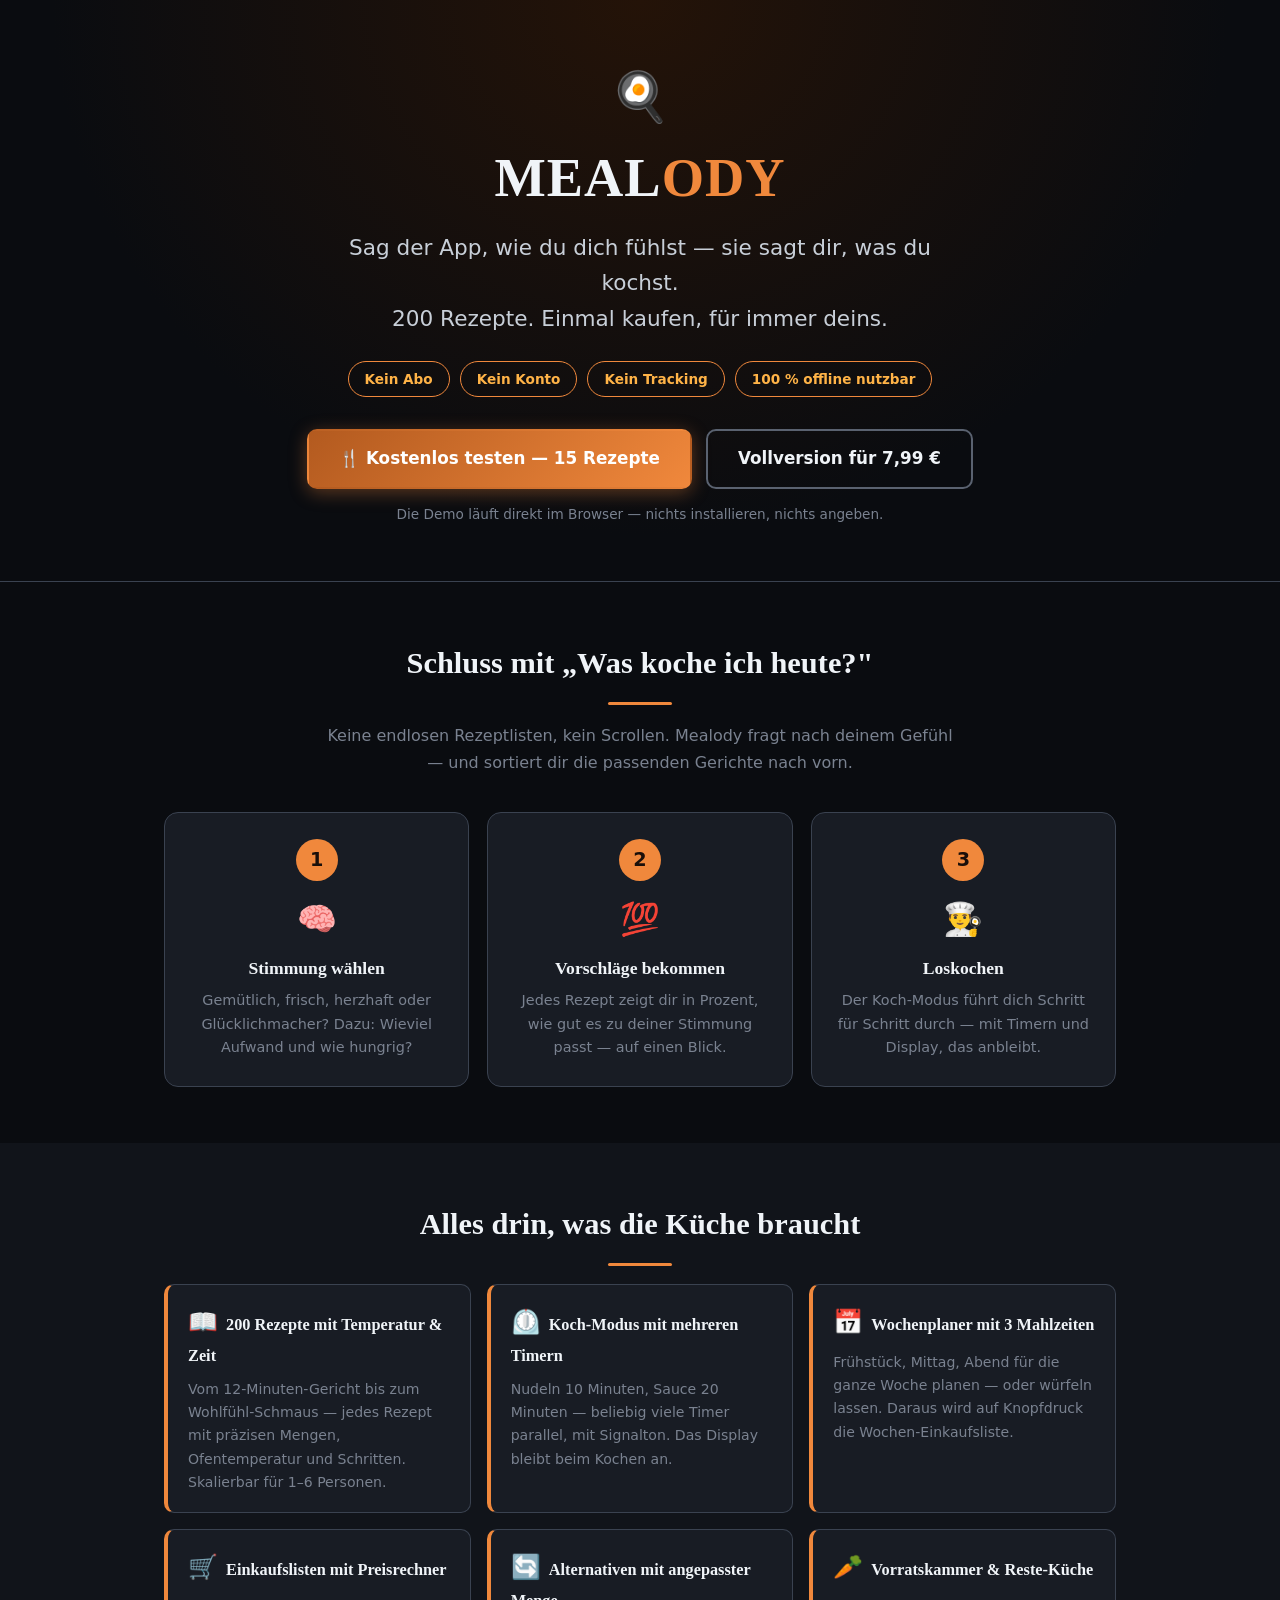
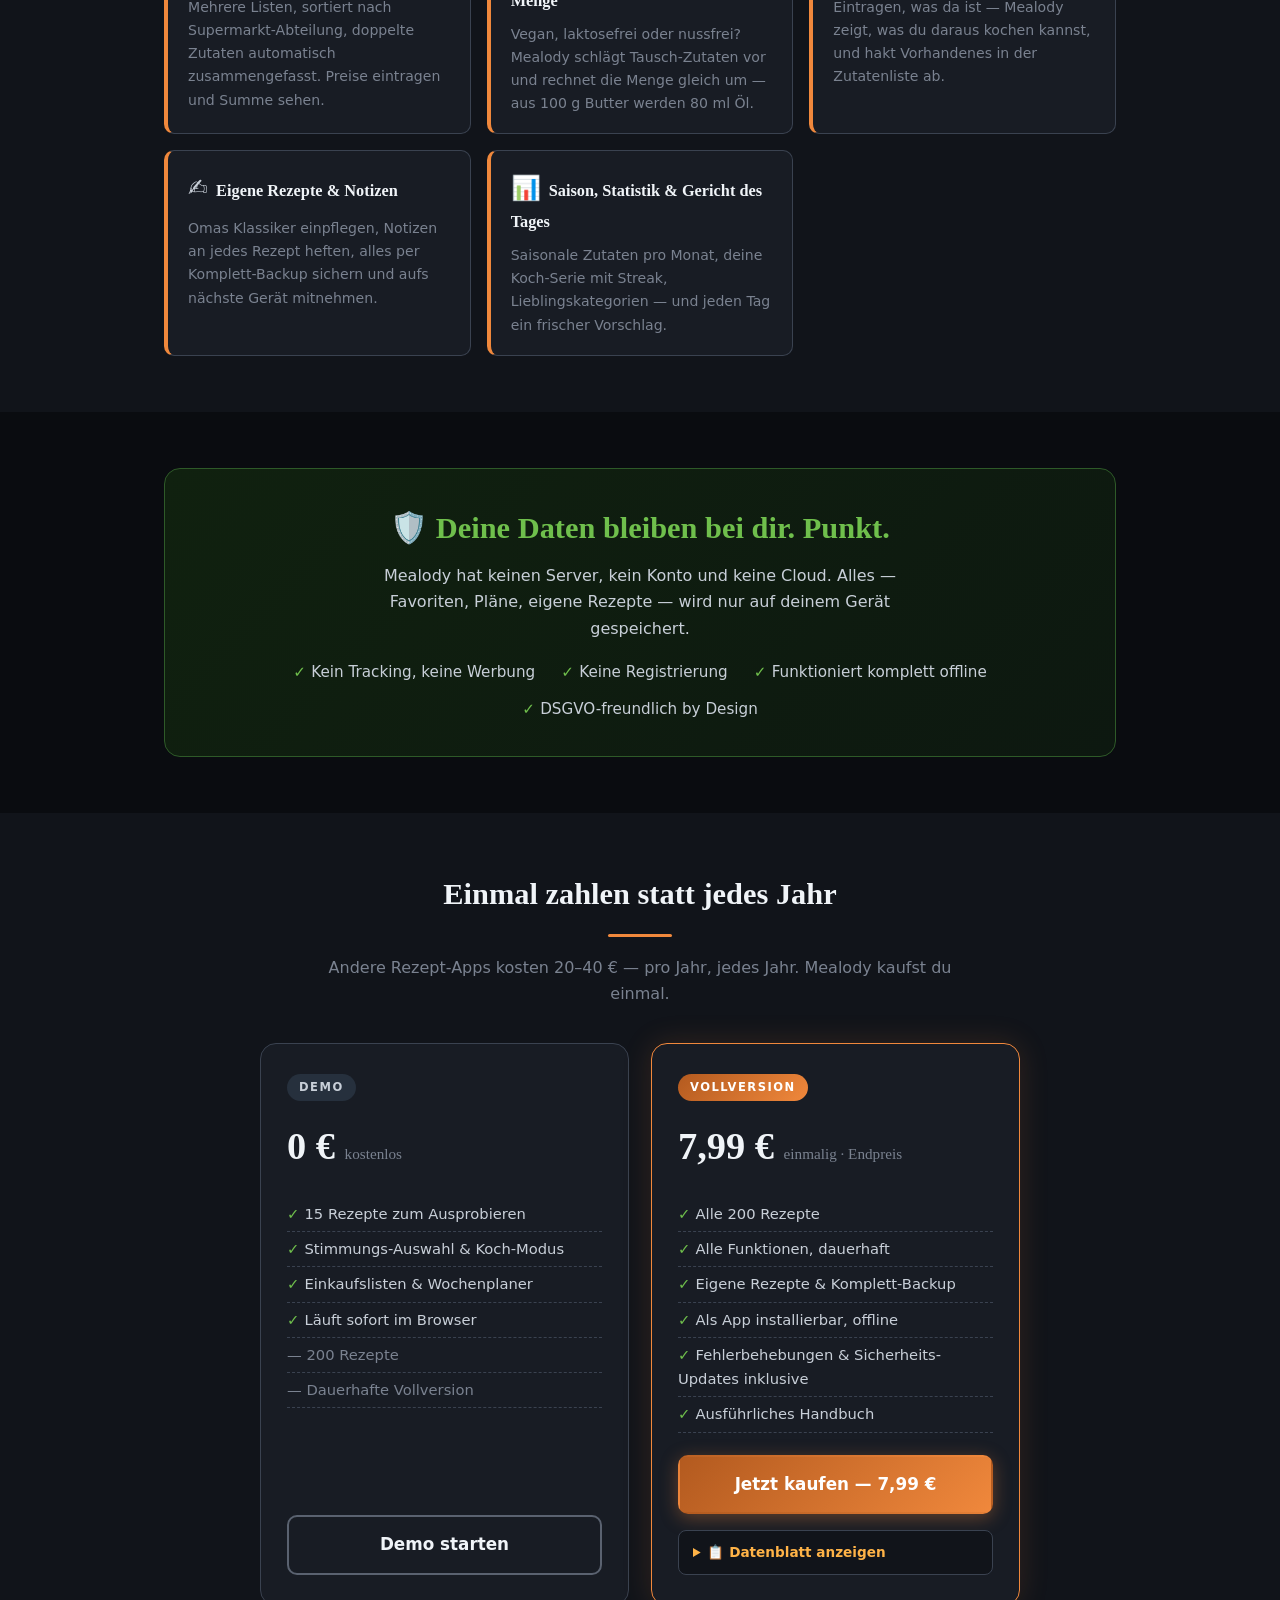
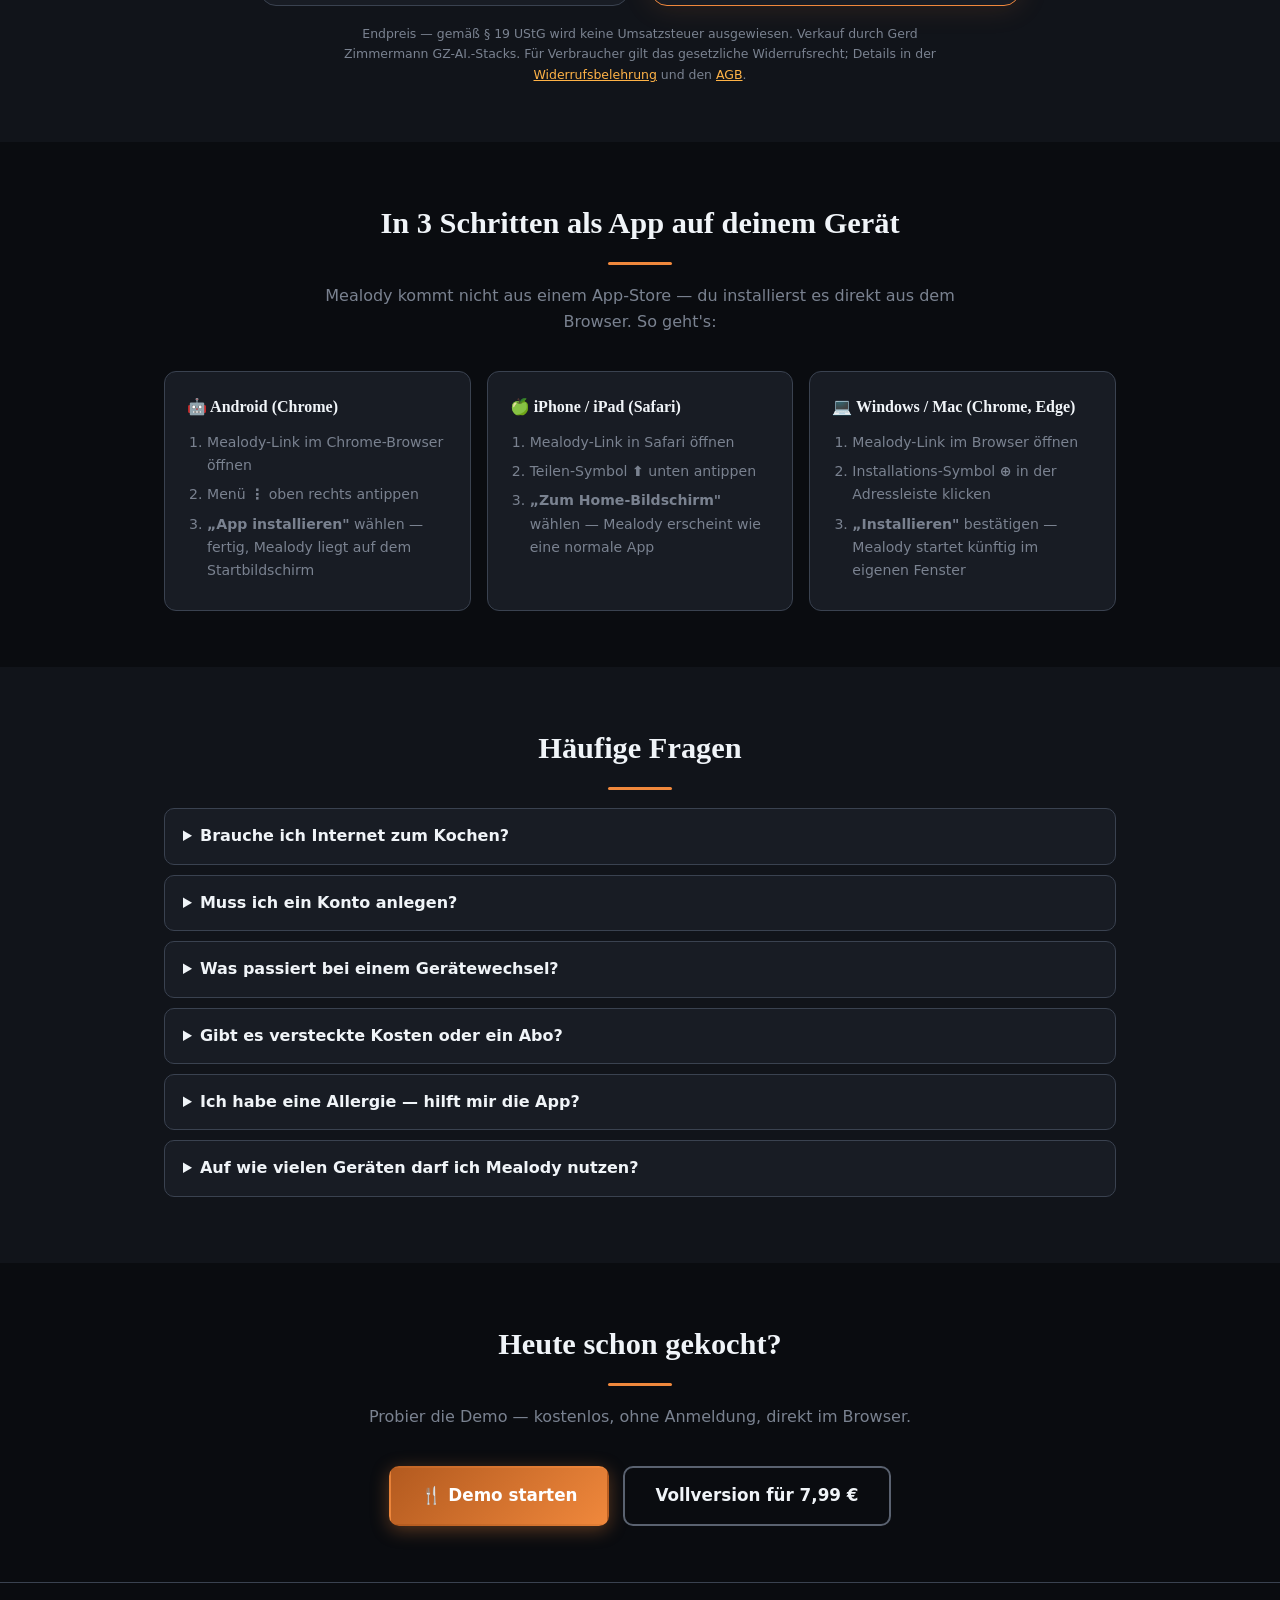
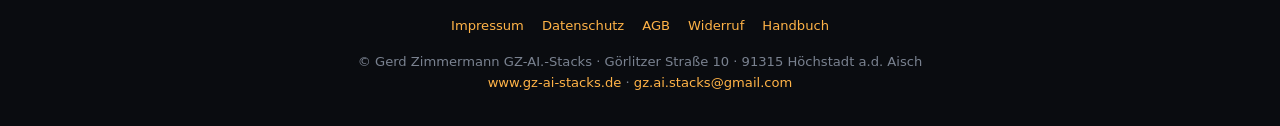
<file: index.html>
﻿<!DOCTYPE html>
<html lang="de">
<head>
<meta charset="UTF-8">
<meta name="viewport" content="width=device-width, initial-scale=1.0">
<title>Mealody — Kochen nach Gefühl · Die Rezept-App ohne Abo</title>
<meta name="description" content="Mealody sagt dir, was du heute kochst: Stimmung wählen, Rezept finden, loskochen. 200 Rezepte, Wochenplaner, Einkaufslisten. Einmal kaufen, für immer nutzen — kein Abo, kein Konto, kein Tracking.">
<meta name="theme-color" content="#f0883c">
<style>
:root{
  --bg:#0a0c10; --panel:#11141a; --raised:#181c24; --card:#1f242e;
  --line:#3a4250; --line-strong:#5a6270;
  --dim:#7a8290; --norm:#c8cfd8; --bright:#f0f4f8;
  --accent:#f0883c; --accent2:#ffb347; --warm:#e0533c; --green:#6fbf4c;
}
*{box-sizing:border-box; margin:0; padding:0}
html{scroll-behavior:smooth}
body{font-family:'Segoe UI',Tahoma,system-ui,-apple-system,sans-serif; background:var(--bg); color:var(--norm); line-height:1.65; font-size:16px}
.skip{position:absolute; left:-9999px}
.skip:focus{left:8px; top:8px; width:auto; height:auto; background:var(--accent); color:var(--bg); padding:8px 14px; z-index:100; font-weight:bold; outline:2px solid var(--bright)}
a{color:var(--accent2)}
a:focus, button:focus, .btn:focus{outline:2px solid var(--accent); outline-offset:2px}
h1,h2,h3{font-family:Georgia,'Times New Roman',serif; color:var(--bright)}
.wrap{max-width:1000px; margin:0 auto; padding:0 24px}

/* Hero */
.hero{background:radial-gradient(ellipse at top, #241308 0%, var(--bg) 65%); border-bottom:1px solid var(--line); text-align:center; padding:72px 24px 56px}
.hero .logo{font-size:3rem; line-height:1}
.hero h1{font-size:clamp(2.2rem,6vw,3.4rem); margin:14px 0 6px; letter-spacing:1px}
.hero h1 .od{color:var(--accent)}
.hero .claim{font-size:clamp(1.05rem,2.5vw,1.35rem); color:var(--norm); max-width:620px; margin:0 auto 22px}
.badges{display:flex; flex-wrap:wrap; gap:10px; justify-content:center; margin:24px 0 32px}
.badge{border:1px solid var(--accent); color:var(--accent2); padding:6px 16px; border-radius:999px; font-size:0.85rem; font-weight:600}
.cta-row{display:flex; flex-wrap:wrap; gap:14px; justify-content:center}
.btn{display:inline-block; padding:14px 30px; border-radius:10px; font-size:1.05rem; font-weight:700; text-decoration:none; transition:0.15s; border:2px solid transparent}
.btn-primary{background:linear-gradient(135deg,#b35a1f,var(--accent)); color:#fff; box-shadow:0 4px 18px rgba(240,136,60,0.35)}
.btn-primary:hover{transform:translateY(-2px); box-shadow:0 6px 24px rgba(240,136,60,0.5)}
.btn-ghost{border-color:var(--line-strong); color:var(--bright)}
.btn-ghost:hover{border-color:var(--accent); color:var(--accent2)}
.hero .sub-cta{margin-top:14px; font-size:0.85rem; color:var(--dim)}

/* Sections */
section{padding:56px 0}
section h2{font-size:1.9rem; text-align:center; margin-bottom:8px}
section .lead{text-align:center; color:var(--dim); max-width:640px; margin:0 auto 36px}
.accent-line{width:64px; height:3px; background:var(--accent); margin:14px auto 18px; border-radius:2px}

/* So funktioniert's */
.steps{display:grid; grid-template-columns:repeat(auto-fit,minmax(240px,1fr)); gap:18px}
.step{background:var(--raised); border:1px solid var(--line); border-radius:14px; padding:26px 22px; text-align:center}
.step .num{display:inline-grid; place-items:center; width:42px; height:42px; border-radius:50%; background:var(--accent); color:#1a0f0a; font-weight:800; font-size:1.2rem; margin-bottom:12px}
.step .ico{font-size:2rem; display:block; margin-bottom:8px}
.step h3{font-size:1.1rem; margin-bottom:6px}
.step p{font-size:0.9rem; color:var(--dim)}

/* Features */
.features{display:grid; grid-template-columns:repeat(auto-fit,minmax(280px,1fr)); gap:16px}
.feature{background:var(--raised); border:1px solid var(--line); border-left:4px solid var(--accent); border-radius:10px; padding:18px 20px}
.feature .ico{font-size:1.5rem; margin-right:8px}
.feature h3{font-size:1.02rem; display:inline; vertical-align:middle}
.feature p{font-size:0.88rem; color:var(--dim); margin-top:8px}

/* Privacy */
.privacy{background:linear-gradient(135deg,#10210f,#0d1810); border:1px solid #2e5a28; border-radius:16px; padding:34px 30px; text-align:center}
.privacy h2{color:var(--green)}
.privacy ul{list-style:none; display:flex; flex-wrap:wrap; gap:12px 26px; justify-content:center; margin-top:18px}
.privacy li{color:var(--norm); font-size:0.95rem}
.privacy li::before{content:"✓ "; color:var(--green); font-weight:800}

/* Pricing */
.price-grid{display:grid; grid-template-columns:repeat(auto-fit,minmax(280px,1fr)); gap:22px; max-width:760px; margin:0 auto}
.price-card{background:var(--raised); border:1px solid var(--line); border-radius:16px; padding:30px 26px; display:flex; flex-direction:column}
.price-card.full{border-color:var(--accent); box-shadow:0 0 30px rgba(240,136,60,0.15); position:relative}
.edition{display:inline-block; align-self:flex-start; font-size:0.72rem; letter-spacing:1.5px; font-weight:800; padding:4px 12px; border-radius:999px; margin-bottom:14px}
.edition.demo{background:#26303d; color:var(--norm)}
.edition.vollversion{background:linear-gradient(135deg,#b35a1f,var(--accent)); color:#fff}
.price-card .price{font-size:2.4rem; font-weight:800; color:var(--bright); font-family:Georgia,serif}
.price-card .price small{font-size:0.95rem; color:var(--dim); font-weight:400}
.price-card ul{list-style:none; margin:18px 0 22px; flex:1}
.price-card li{padding:5px 0; font-size:0.92rem; border-bottom:1px dashed var(--line)}
.price-card li.yes::before{content:"✓ "; color:var(--green); font-weight:800}
.price-card li.no::before{content:"— "; color:var(--dim)}
.price-card li.no{color:var(--dim)}
.price-card .btn{text-align:center}
details.datenblatt{margin-top:16px; background:var(--panel); border:1px solid var(--line); border-radius:8px}
details.datenblatt summary{cursor:pointer; padding:10px 14px; font-size:0.85rem; color:var(--accent2); font-weight:600}
details.datenblatt div{padding:0 14px 12px; font-size:0.82rem; color:var(--dim)}
details.datenblatt dt{color:var(--norm); font-weight:600; margin-top:8px}
.legal-note{text-align:center; font-size:0.78rem; color:var(--dim); margin-top:18px; max-width:640px; margin-left:auto; margin-right:auto}

/* Install */
.install-grid{display:grid; grid-template-columns:repeat(auto-fit,minmax(250px,1fr)); gap:16px}
.install-card{background:var(--raised); border:1px solid var(--line); border-radius:12px; padding:22px}
.install-card h3{font-size:1rem; margin-bottom:10px}
.install-card ol{padding-left:20px; font-size:0.88rem; color:var(--dim)}
.install-card li{margin:6px 0}

/* FAQ */
.faq details{background:var(--raised); border:1px solid var(--line); border-radius:10px; margin-bottom:10px}
.faq summary{cursor:pointer; padding:14px 18px; font-weight:600; color:var(--bright)}
.faq summary:hover{color:var(--accent2)}
.faq .a{padding:0 18px 16px; font-size:0.92rem; color:var(--norm)}

/* Footer */
footer{border-top:1px solid var(--line); padding:32px 24px; text-align:center; color:var(--dim); font-size:0.82rem}
footer nav{display:flex; flex-wrap:wrap; gap:18px; justify-content:center; margin-bottom:14px}
footer a{color:var(--accent2); text-decoration:none}
footer a:hover, footer a:focus{text-decoration:underline}

@media (max-width:700px){ section{padding:42px 0} .hero{padding:52px 18px 44px} }
@media (prefers-reduced-motion:reduce){*{transition:none !important; animation:none !important} html{scroll-behavior:auto}}
@media (prefers-contrast:more){body{color:#fff} .feature,.step,.price-card{border-width:2px}}
</style>
</head>
<body>
<a href="#inhalt" class="skip">Zum Inhalt springen</a>

<header class="hero" role="banner">
  <div class="logo" aria-hidden="true">🍳</div>
  <h1>MEAL<span class="od">ODY</span></h1>
  <p class="claim">Sag der App, wie du dich fühlst — sie sagt dir, was du kochst.<br>200 Rezepte. Einmal kaufen, für immer deins.</p>
  <div class="badges" role="list" aria-label="Die wichtigsten Vorteile">
    <span class="badge" role="listitem">Kein Abo</span>
    <span class="badge" role="listitem">Kein Konto</span>
    <span class="badge" role="listitem">Kein Tracking</span>
    <span class="badge" role="listitem">100 % offline nutzbar</span>
  </div>
  <div class="cta-row">
    <a class="btn btn-primary" href="https://gz-ai-stacks.de/Mealody-Demo-/">🍴 Kostenlos testen — 15 Rezepte</a>
    <a class="btn btn-ghost" href="#preis">Vollversion für 7,99 €</a>
  </div>
  <p class="sub-cta">Die Demo läuft direkt im Browser — nichts installieren, nichts angeben.</p>
</header>

<main id="inhalt" tabindex="-1">

<section aria-labelledby="h-how">
  <div class="wrap">
    <h2 id="h-how">Schluss mit „Was koche ich heute?"</h2>
    <div class="accent-line" aria-hidden="true"></div>
    <p class="lead">Keine endlosen Rezeptlisten, kein Scrollen. Mealody fragt nach deinem Gefühl — und sortiert dir die passenden Gerichte nach vorn.</p>
    <div class="steps">
      <div class="step">
        <span class="num" aria-hidden="true">1</span>
        <span class="ico" aria-hidden="true">🧠</span>
        <h3>Stimmung wählen</h3>
        <p>Gemütlich, frisch, herzhaft oder Glücklichmacher? Dazu: Wieviel Aufwand und wie hungrig?</p>
      </div>
      <div class="step">
        <span class="num" aria-hidden="true">2</span>
        <span class="ico" aria-hidden="true">💯</span>
        <h3>Vorschläge bekommen</h3>
        <p>Jedes Rezept zeigt dir in Prozent, wie gut es zu deiner Stimmung passt — auf einen Blick.</p>
      </div>
      <div class="step">
        <span class="num" aria-hidden="true">3</span>
        <span class="ico" aria-hidden="true">👨‍🍳</span>
        <h3>Loskochen</h3>
        <p>Der Koch-Modus führt dich Schritt für Schritt durch — mit Timern und Display, das anbleibt.</p>
      </div>
    </div>
  </div>
</section>

<section aria-labelledby="h-features" style="background:var(--panel)">
  <div class="wrap">
    <h2 id="h-features">Alles drin, was die Küche braucht</h2>
    <div class="accent-line" aria-hidden="true"></div>
    <div class="features">
      <div class="feature"><span class="ico" aria-hidden="true">📖</span><h3>200 Rezepte mit Temperatur &amp; Zeit</h3><p>Vom 12-Minuten-Gericht bis zum Wohlfühl-Schmaus — jedes Rezept mit präzisen Mengen, Ofentemperatur und Schritten. Skalierbar für 1–6 Personen.</p></div>
      <div class="feature"><span class="ico" aria-hidden="true">⏲️</span><h3>Koch-Modus mit mehreren Timern</h3><p>Nudeln 10 Minuten, Sauce 20 Minuten — beliebig viele Timer parallel, mit Signalton. Das Display bleibt beim Kochen an.</p></div>
      <div class="feature"><span class="ico" aria-hidden="true">📅</span><h3>Wochenplaner mit 3 Mahlzeiten</h3><p>Frühstück, Mittag, Abend für die ganze Woche planen — oder würfeln lassen. Daraus wird auf Knopfdruck die Wochen-Einkaufsliste.</p></div>
      <div class="feature"><span class="ico" aria-hidden="true">🛒</span><h3>Einkaufslisten mit Preisrechner</h3><p>Mehrere Listen, sortiert nach Supermarkt-Abteilung, doppelte Zutaten automatisch zusammengefasst. Preise eintragen und Summe sehen.</p></div>
      <div class="feature"><span class="ico" aria-hidden="true">🔄</span><h3>Alternativen mit angepasster Menge</h3><p>Vegan, laktosefrei oder nussfrei? Mealody schlägt Tausch-Zutaten vor und rechnet die Menge gleich um — aus 100 g Butter werden 80 ml Öl.</p></div>
      <div class="feature"><span class="ico" aria-hidden="true">🥕</span><h3>Vorratskammer &amp; Reste-Küche</h3><p>Eintragen, was da ist — Mealody zeigt, was du daraus kochen kannst, und hakt Vorhandenes in der Zutatenliste ab.</p></div>
      <div class="feature"><span class="ico" aria-hidden="true">✍️</span><h3>Eigene Rezepte &amp; Notizen</h3><p>Omas Klassiker einpflegen, Notizen an jedes Rezept heften, alles per Komplett-Backup sichern und aufs nächste Gerät mitnehmen.</p></div>
      <div class="feature"><span class="ico" aria-hidden="true">📊</span><h3>Saison, Statistik &amp; Gericht des Tages</h3><p>Saisonale Zutaten pro Monat, deine Koch-Serie mit Streak, Lieblingskategorien — und jeden Tag ein frischer Vorschlag.</p></div>
    </div>
  </div>
</section>

<section aria-labelledby="h-privacy">
  <div class="wrap">
    <div class="privacy">
      <h2 id="h-privacy">🛡️ Deine Daten bleiben bei dir. Punkt.</h2>
      <p style="margin-top:10px; max-width:560px; margin-left:auto; margin-right:auto;">Mealody hat keinen Server, kein Konto und keine Cloud. Alles — Favoriten, Pläne, eigene Rezepte — wird nur auf deinem Gerät gespeichert.</p>
      <ul aria-label="Datenschutz-Fakten">
        <li>Kein Tracking, keine Werbung</li>
        <li>Keine Registrierung</li>
        <li>Funktioniert komplett offline</li>
        <li>DSGVO-freundlich by Design</li>
      </ul>
    </div>
  </div>
</section>

<section id="preis" aria-labelledby="h-preis" style="background:var(--panel)">
  <div class="wrap">
    <h2 id="h-preis">Einmal zahlen statt jedes Jahr</h2>
    <div class="accent-line" aria-hidden="true"></div>
    <p class="lead">Andere Rezept-Apps kosten 20–40 € — pro Jahr, jedes Jahr. Mealody kaufst du einmal.</p>
    <div class="price-grid">
      <div class="price-card">
        <span class="edition demo">DEMO</span>
        <div class="price">0 € <small>kostenlos</small></div>
        <ul>
          <li class="yes">15 Rezepte zum Ausprobieren</li>
          <li class="yes">Stimmungs-Auswahl &amp; Koch-Modus</li>
          <li class="yes">Einkaufslisten &amp; Wochenplaner</li>
          <li class="yes">Läuft sofort im Browser</li>
          <li class="no">200 Rezepte</li>
          <li class="no">Dauerhafte Vollversion</li>
        </ul>
        <a class="btn btn-ghost" href="https://gz-ai-stacks.de/Mealody-Demo-/">Demo starten</a>
      </div>
      <div class="price-card full">
        <span class="edition vollversion">VOLLVERSION</span>
        <div class="price">7,99 € <small>einmalig · Endpreis</small></div>
        <ul>
          <li class="yes">Alle 200 Rezepte</li>
          <li class="yes">Alle Funktionen, dauerhaft</li>
          <li class="yes">Eigene Rezepte &amp; Komplett-Backup</li>
          <li class="yes">Als App installierbar, offline</li>
          <li class="yes">Fehlerbehebungen &amp; Sicherheits-Updates inklusive</li>
          <li class="yes">Ausführliches Handbuch</li>
        </ul>
        <a class="btn btn-primary" href="https://www.digistore24.com/product/MEALODY-ID" target="_blank" rel="noopener">Jetzt kaufen — 7,99 €</a>
        <details class="datenblatt">
          <summary>📋 Datenblatt anzeigen</summary>
          <div>
            <dl>
              <dt>Typ</dt><dd>Progressive Web-App (PWA), eine Datei, installierbar</dd>
              <dt>Plattformen</dt><dd>Windows, Android, iOS, macOS, Linux — jeder moderne Browser</dd>
              <dt>Sprache</dt><dd>Deutsch</dd>
              <dt>Speicherbedarf</dt><dd>unter 1 MB (ohne Schriften ca. 270 kB App-Datei)</dd>
              <dt>Internet</dt><dd>nur für den ersten Aufruf nötig, danach vollständig offline</dd>
              <dt>Lizenz</dt><dd>Einmalkauf, Privatnutzung im eigenen Haushalt, Freischaltung per Code</dd>
              <dt>Updates</dt><dd>Fehlerbehebungen und Sicherheitsaktualisierungen mind. 2 Jahre ab Kauf</dd>
            </dl>
          </div>
        </details>
      </div>
    </div>
    <p class="legal-note">Endpreis — gemäß § 19 UStG wird keine Umsatzsteuer ausgewiesen. Verkauf durch Gerd Zimmermann GZ-AI.-Stacks. Für Verbraucher gilt das gesetzliche Widerrufsrecht; Details in der <a href="widerruf.html">Widerrufsbelehrung</a> und den <a href="agb.html">AGB</a>.</p>
  </div>
</section>

<section aria-labelledby="h-install">
  <div class="wrap">
    <h2 id="h-install">In 3 Schritten als App auf deinem Gerät</h2>
    <div class="accent-line" aria-hidden="true"></div>
    <p class="lead">Mealody kommt nicht aus einem App-Store — du installierst es direkt aus dem Browser. So geht's:</p>
    <div class="install-grid">
      <div class="install-card">
        <h3>🤖 Android (Chrome)</h3>
        <ol>
          <li>Mealody-Link im Chrome-Browser öffnen</li>
          <li>Menü <strong>⋮</strong> oben rechts antippen</li>
          <li><strong>„App installieren"</strong> wählen — fertig, Mealody liegt auf dem Startbildschirm</li>
        </ol>
      </div>
      <div class="install-card">
        <h3>🍏 iPhone / iPad (Safari)</h3>
        <ol>
          <li>Mealody-Link in Safari öffnen</li>
          <li>Teilen-Symbol <strong>⬆️</strong> unten antippen</li>
          <li><strong>„Zum Home-Bildschirm"</strong> wählen — Mealody erscheint wie eine normale App</li>
        </ol>
      </div>
      <div class="install-card">
        <h3>💻 Windows / Mac (Chrome, Edge)</h3>
        <ol>
          <li>Mealody-Link im Browser öffnen</li>
          <li>Installations-Symbol <strong>⊕</strong> in der Adressleiste klicken</li>
          <li><strong>„Installieren"</strong> bestätigen — Mealody startet künftig im eigenen Fenster</li>
        </ol>
      </div>
    </div>
  </div>
</section>

<section aria-labelledby="h-faq" style="background:var(--panel)">
  <div class="wrap faq">
    <h2 id="h-faq">Häufige Fragen</h2>
    <div class="accent-line" aria-hidden="true"></div>
    <details>
      <summary>Brauche ich Internet zum Kochen?</summary>
      <div class="a">Nein. Nach dem ersten Aufruf funktioniert Mealody vollständig offline — auch im Funkloch oder in der Küche im Keller.</div>
    </details>
    <details>
      <summary>Muss ich ein Konto anlegen?</summary>
      <div class="a">Nein. Es gibt kein Konto, keine Anmeldung und keine E-Mail-Pflicht. Du bekommst nach dem Kauf einen Freischaltcode — eingeben, fertig.</div>
    </details>
    <details>
      <summary>Was passiert bei einem Gerätewechsel?</summary>
      <div class="a">Mit dem eingebauten Komplett-Backup sicherst du alle Daten (Favoriten, Pläne, eigene Rezepte) als Datei und spielst sie auf dem neuen Gerät wieder ein.</div>
    </details>
    <details>
      <summary>Gibt es versteckte Kosten oder ein Abo?</summary>
      <div class="a">Nein. 7,99 € einmalig — das war's. Fehlerbehebungen und Sicherheits-Updates sind für mindestens 2 Jahre inklusive.</div>
    </details>
    <details>
      <summary>Ich habe eine Allergie — hilft mir die App?</summary>
      <div class="a">Mealody bietet Filter (z. B. ohne Nüsse, ohne Milch) und Tausch-Vorschläge mit umgerechneten Mengen. Wichtig: Die Erkennung ist eine automatische Hilfe und kein medizinisch verlässlicher Schutz — bitte prüfe bei Allergien immer selbst die Zutaten.</div>
    </details>
    <details>
      <summary>Auf wie vielen Geräten darf ich Mealody nutzen?</summary>
      <div class="a">Die Lizenz gilt für die Privatnutzung in deinem Haushalt — also auf deinen eigenen Geräten (Handy, Tablet, PC).</div>
    </details>
  </div>
</section>

<section aria-labelledby="h-final" style="text-align:center">
  <div class="wrap">
    <h2 id="h-final">Heute schon gekocht?</h2>
    <div class="accent-line" aria-hidden="true"></div>
    <p class="lead">Probier die Demo — kostenlos, ohne Anmeldung, direkt im Browser.</p>
    <div class="cta-row">
      <a class="btn btn-primary" href="https://gz-ai-stacks.de/Mealody-Demo-/">🍴 Demo starten</a>
      <a class="btn btn-ghost" href="#preis">Vollversion für 7,99 €</a>
    </div>
  </div>
</section>

</main>

<footer role="contentinfo">
  <nav aria-label="Rechtliches">
    <a href="impressum.html">Impressum</a>
    <a href="datenschutz.html">Datenschutz</a>
    <a href="agb.html">AGB</a>
    <a href="widerruf.html">Widerruf</a>
    <a href="HANDBUCH.html">Handbuch</a>
  </nav>
  <p>© Gerd Zimmermann GZ-AI.-Stacks · Görlitzer Straße 10 · 91315 Höchstadt a.d. Aisch</p>
  <p><a href="https://www.gz-ai-stacks.de">www.gz-ai-stacks.de</a> · <a href="mailto:gz.ai.stacks@gmail.com">gz.ai.stacks@gmail.com</a></p>
</footer>

</body>
</html>
</file>
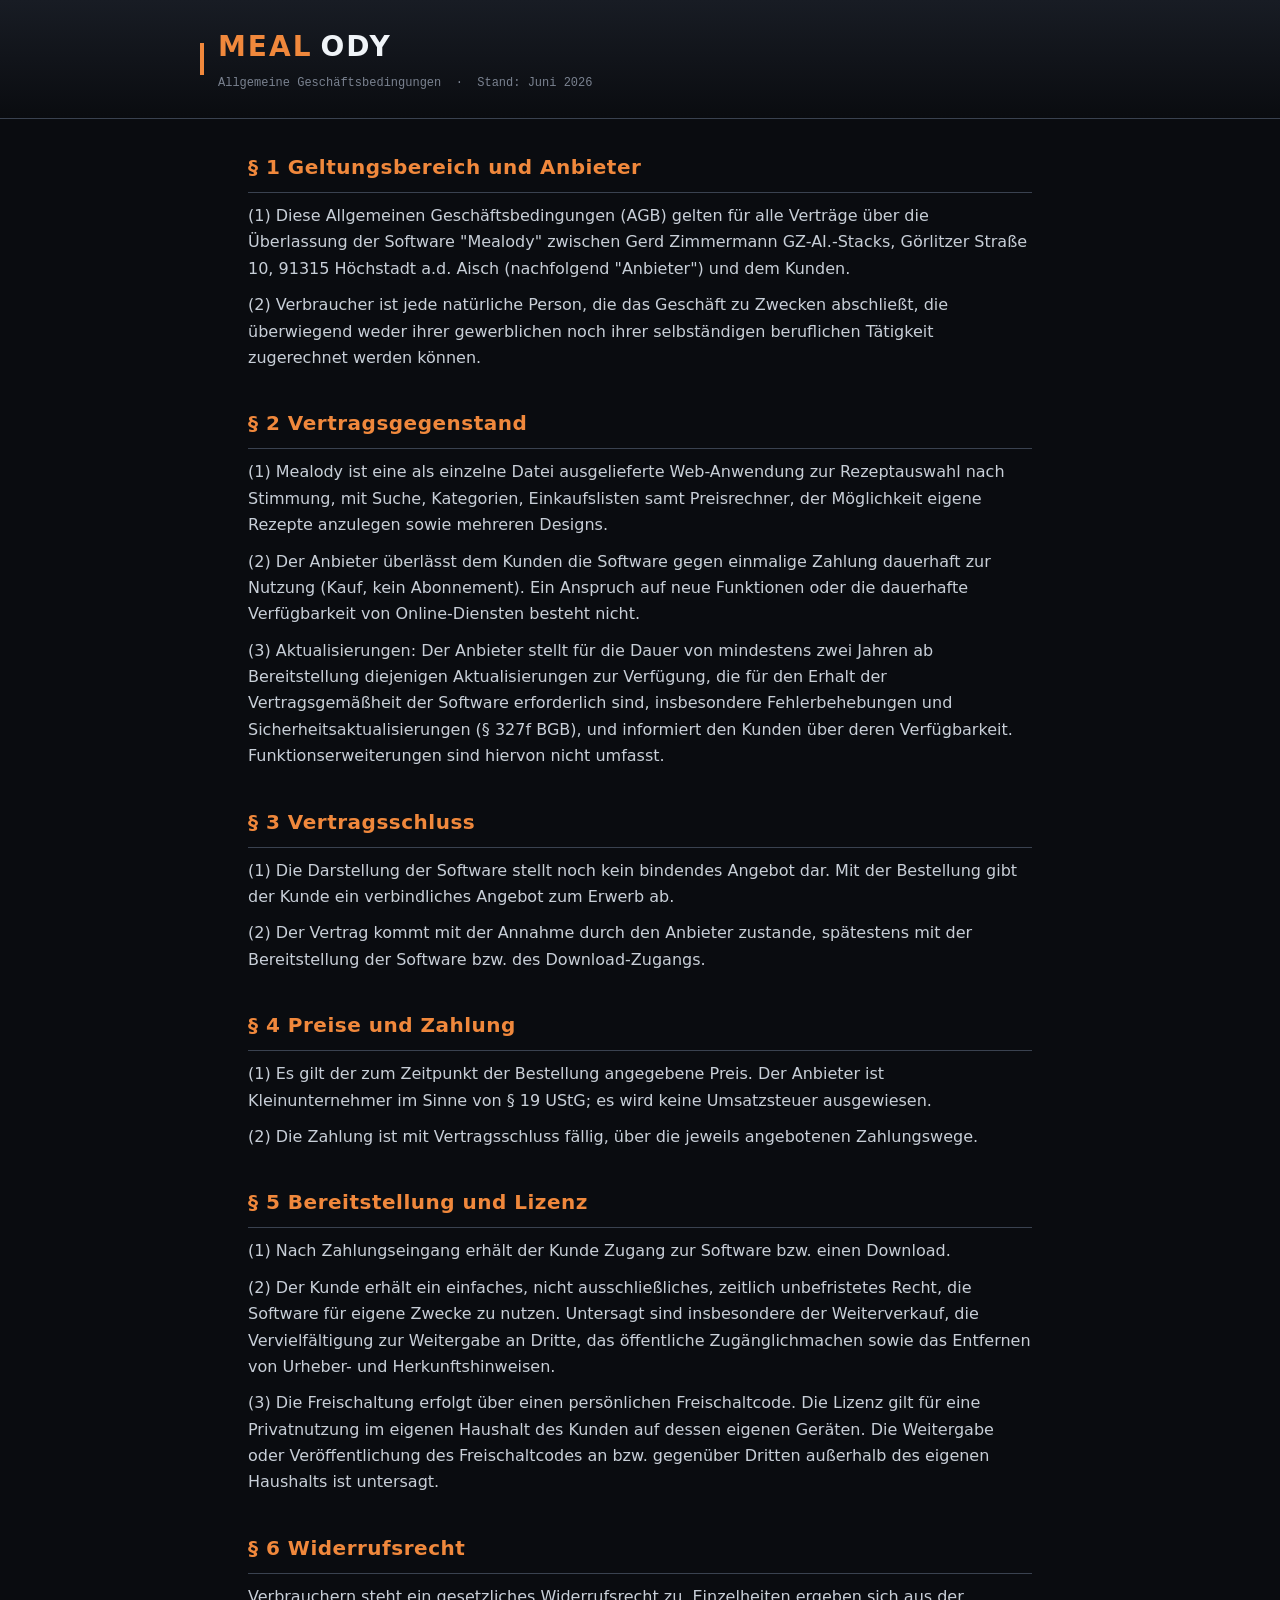
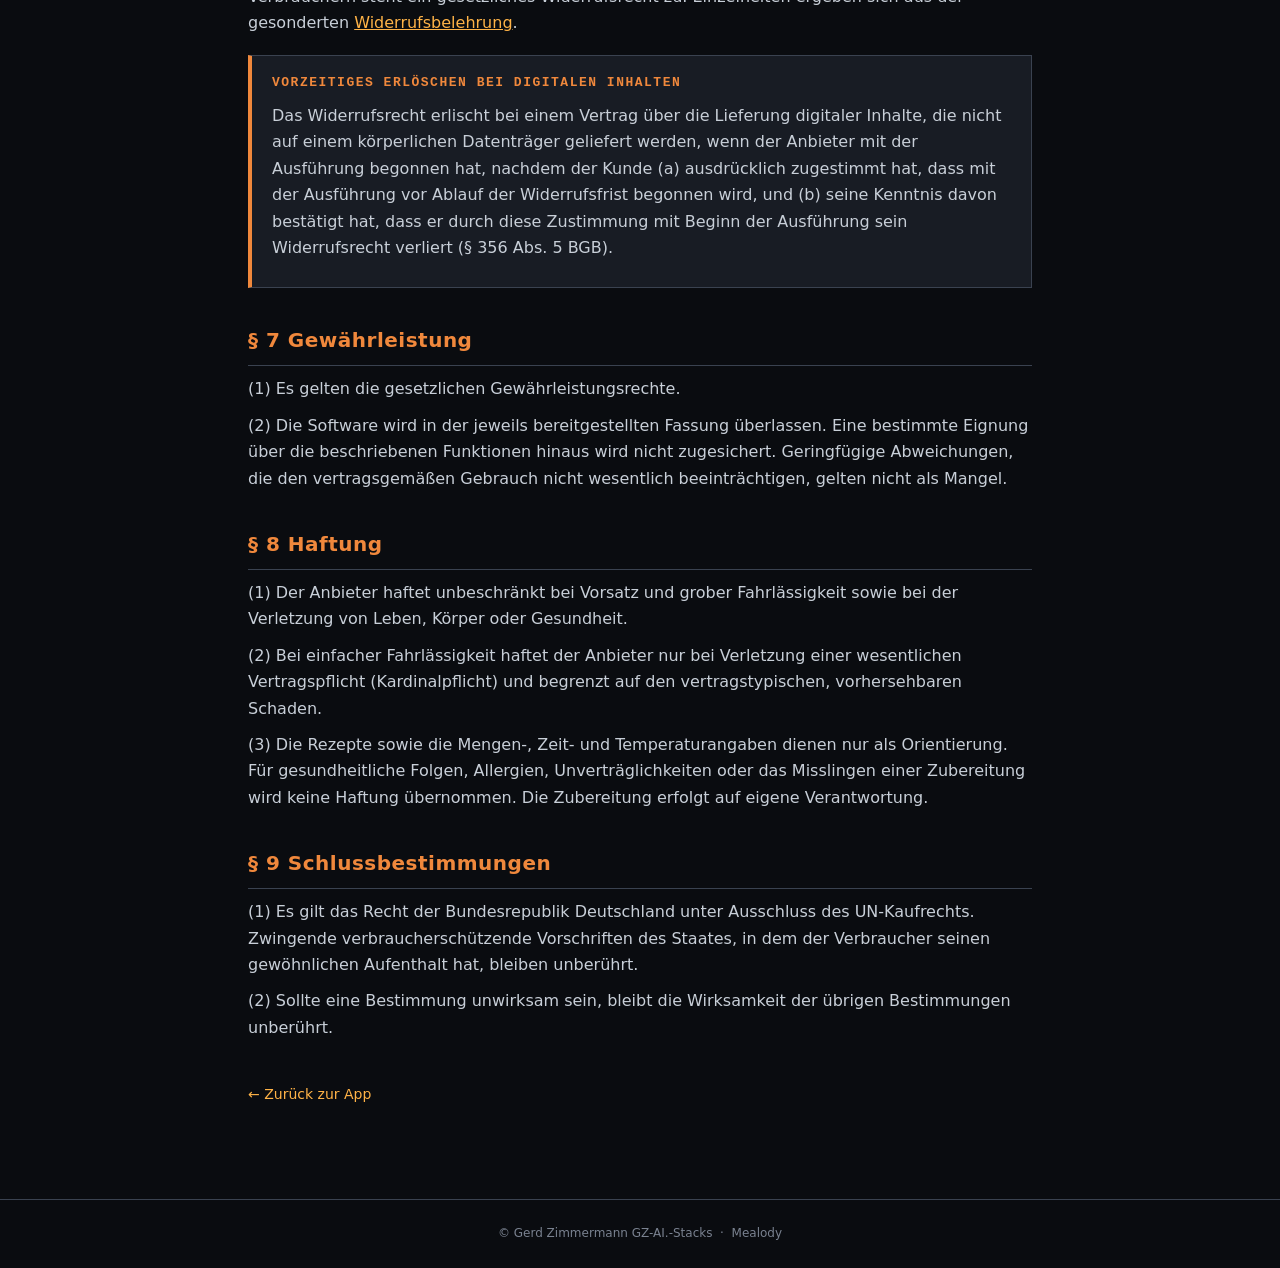
<file: agb.html>
<!DOCTYPE html>
<html lang="de">
<head>
<meta charset="UTF-8">
<meta name="viewport" content="width=device-width, initial-scale=1.0">
<meta name="description" content="Allgemeine Geschäftsbedingungen für die Rezept-App Mealody.">
<title>Mealody - AGB</title>
<style>
:root{
  --bg:#0a0c10; --panel:#11141a; --raised:#181c24; --card:#1f242e;
  --line:#3a4250; --line-strong:#5a6270;
  --dim:#7a8290; --norm:#c8cfd8; --bright:#f0f4f8;
  --accent:#f0883c; --accent2:#ffb347; --warm:#e0533c;
}
*{box-sizing:border-box}
html,body{margin:0;padding:0}
body{font-family:'Segoe UI',Tahoma,system-ui,-apple-system,sans-serif; background:var(--bg); color:var(--norm); line-height:1.65; font-size:16px}
.skip{position:absolute; left:-9999px; top:auto; width:1px; height:1px; overflow:hidden}
.skip:focus{left:8px; top:8px; width:auto; height:auto; background:var(--accent); color:var(--bg); padding:8px 14px; z-index:100; font-weight:bold; outline:2px solid var(--bright)}
header{background:linear-gradient(180deg, #181c24 0%, #0a0c10 100%); border-bottom:1px solid var(--line); padding:24px 32px}
header .brand{display:flex; align-items:center; gap:14px; max-width:880px; margin:0 auto}
header .stripe{width:4px; height:32px; background:var(--accent)}
header h1{margin:0; font-size:28px; letter-spacing:2px; color:var(--accent); font-weight:800}
header h1 .sub{color:var(--bright); margin-left:8px}
header .tag{color:var(--dim); font-size:12px; margin-top:4px; font-family:Consolas,'Cascadia Mono',monospace}
main{padding:32px 48px; max-width:880px; margin:0 auto}
h2{font-size:20px; color:var(--accent); margin-top:36px; margin-bottom:8px; letter-spacing:0.5px; padding-bottom:8px; border-bottom:1px solid var(--line)}
h2:first-child{margin-top:0}
p{margin:10px 0}
a{color:var(--accent2)}
a:focus, button:focus{outline:2px solid var(--accent); outline-offset:2px}
ul,ol{margin:10px 0; padding-left:22px}
li{margin:6px 0}
.box{background:var(--raised); border:1px solid var(--line); padding:16px 20px; margin:18px 0; border-left:4px solid var(--accent)}
.box h4{margin:0 0 6px; font-size:13px; letter-spacing:1.5px; font-family:Consolas,monospace; color:var(--accent)}
.back{display:inline-block; margin-top:32px; color:var(--accent2); text-decoration:none; font-size:14px}
.back:hover, .back:focus{text-decoration:underline}
footer{border-top:1px solid var(--line); padding:24px 32px; color:var(--dim); font-size:12px; text-align:center; margin-top:60px}
@media (max-width:760px){main{padding:24px}}
@media (prefers-reduced-motion:reduce){*{transition:none !important; animation:none !important}}
@media (prefers-contrast:more){body{color:#fff} .box{border-width:2px}}
</style>
</head>
<body>
<a href="#content" class="skip">Zum Inhalt springen</a>
<header role="banner">
  <div class="brand">
    <div class="stripe" aria-hidden="true"></div>
    <div>
      <h1>MEAL<span class="sub">ODY</span></h1>
      <div class="tag">Allgemeine Geschäftsbedingungen &nbsp;&middot;&nbsp; Stand: Juni 2026</div>
    </div>
  </div>
</header>
<main id="content" role="main" tabindex="-1">

  <h2>§ 1 Geltungsbereich und Anbieter</h2>
  <p>(1) Diese Allgemeinen Geschäftsbedingungen (AGB) gelten für alle Verträge über die
    Überlassung der Software "Mealody" zwischen Gerd Zimmermann GZ-AI.-Stacks, Görlitzer
    Straße 10, 91315 Höchstadt a.d. Aisch (nachfolgend "Anbieter") und dem Kunden.</p>
  <p>(2) Verbraucher ist jede natürliche Person, die das Geschäft zu Zwecken abschließt,
    die überwiegend weder ihrer gewerblichen noch ihrer selbständigen beruflichen Tätigkeit
    zugerechnet werden können.</p>

  <h2>§ 2 Vertragsgegenstand</h2>
  <p>(1) Mealody ist eine als einzelne Datei ausgelieferte Web-Anwendung zur Rezeptauswahl
    nach Stimmung, mit Suche, Kategorien, Einkaufslisten samt Preisrechner, der Möglichkeit
    eigene Rezepte anzulegen sowie mehreren Designs.</p>
  <p>(2) Der Anbieter überlässt dem Kunden die Software gegen einmalige Zahlung dauerhaft
    zur Nutzung (Kauf, kein Abonnement). Ein Anspruch auf neue Funktionen oder die
    dauerhafte Verfügbarkeit von Online-Diensten besteht nicht.</p>
  <p>(3) Aktualisierungen: Der Anbieter stellt für die Dauer von mindestens zwei Jahren ab
    Bereitstellung diejenigen Aktualisierungen zur Verfügung, die für den Erhalt der
    Vertragsgemäßheit der Software erforderlich sind, insbesondere Fehlerbehebungen und
    Sicherheitsaktualisierungen (§ 327f BGB), und informiert den Kunden über deren
    Verfügbarkeit. Funktionserweiterungen sind hiervon nicht umfasst.</p>

  <h2>§ 3 Vertragsschluss</h2>
  <p>(1) Die Darstellung der Software stellt noch kein bindendes Angebot dar. Mit der
    Bestellung gibt der Kunde ein verbindliches Angebot zum Erwerb ab.</p>
  <p>(2) Der Vertrag kommt mit der Annahme durch den Anbieter zustande, spätestens mit der
    Bereitstellung der Software bzw. des Download-Zugangs.</p>

  <h2>§ 4 Preise und Zahlung</h2>
  <p>(1) Es gilt der zum Zeitpunkt der Bestellung angegebene Preis. Der Anbieter ist
    Kleinunternehmer im Sinne von § 19 UStG; es wird keine Umsatzsteuer ausgewiesen.</p>
  <p>(2) Die Zahlung ist mit Vertragsschluss fällig, über die jeweils angebotenen
    Zahlungswege.</p>

  <h2>§ 5 Bereitstellung und Lizenz</h2>
  <p>(1) Nach Zahlungseingang erhält der Kunde Zugang zur Software bzw. einen Download.</p>
  <p>(2) Der Kunde erhält ein einfaches, nicht ausschließliches, zeitlich unbefristetes
    Recht, die Software für eigene Zwecke zu nutzen. Untersagt sind insbesondere der
    Weiterverkauf, die Vervielfältigung zur Weitergabe an Dritte, das öffentliche
    Zugänglichmachen sowie das Entfernen von Urheber- und Herkunftshinweisen.</p>
  <p>(3) Die Freischaltung erfolgt über einen persönlichen Freischaltcode. Die Lizenz gilt
    für eine Privatnutzung im eigenen Haushalt des Kunden auf dessen eigenen Geräten. Die
    Weitergabe oder Veröffentlichung des Freischaltcodes an bzw. gegenüber Dritten außerhalb
    des eigenen Haushalts ist untersagt.</p>

  <h2>§ 6 Widerrufsrecht</h2>
  <p>Verbrauchern steht ein gesetzliches Widerrufsrecht zu. Einzelheiten ergeben sich aus
    der gesonderten <a href="widerruf.html">Widerrufsbelehrung</a>.</p>
  <div class="box">
    <h4>VORZEITIGES ERLÖSCHEN BEI DIGITALEN INHALTEN</h4>
    <p>Das Widerrufsrecht erlischt bei einem Vertrag über die Lieferung digitaler Inhalte,
      die nicht auf einem körperlichen Datenträger geliefert werden, wenn der Anbieter mit
      der Ausführung begonnen hat, nachdem der Kunde (a) ausdrücklich zugestimmt hat, dass
      mit der Ausführung vor Ablauf der Widerrufsfrist begonnen wird, und (b) seine Kenntnis
      davon bestätigt hat, dass er durch diese Zustimmung mit Beginn der Ausführung sein
      Widerrufsrecht verliert (§ 356 Abs. 5 BGB).</p>
  </div>

  <h2>§ 7 Gewährleistung</h2>
  <p>(1) Es gelten die gesetzlichen Gewährleistungsrechte.</p>
  <p>(2) Die Software wird in der jeweils bereitgestellten Fassung überlassen. Eine
    bestimmte Eignung über die beschriebenen Funktionen hinaus wird nicht zugesichert.
    Geringfügige Abweichungen, die den vertragsgemäßen Gebrauch nicht wesentlich
    beeinträchtigen, gelten nicht als Mangel.</p>

  <h2>§ 8 Haftung</h2>
  <p>(1) Der Anbieter haftet unbeschränkt bei Vorsatz und grober Fahrlässigkeit sowie bei
    der Verletzung von Leben, Körper oder Gesundheit.</p>
  <p>(2) Bei einfacher Fahrlässigkeit haftet der Anbieter nur bei Verletzung einer
    wesentlichen Vertragspflicht (Kardinalpflicht) und begrenzt auf den vertragstypischen,
    vorhersehbaren Schaden.</p>
  <p>(3) Die Rezepte sowie die Mengen-, Zeit- und Temperaturangaben dienen nur als
    Orientierung. Für gesundheitliche Folgen, Allergien, Unverträglichkeiten oder das
    Misslingen einer Zubereitung wird keine Haftung übernommen. Die Zubereitung erfolgt auf
    eigene Verantwortung.</p>

  <h2>§ 9 Schlussbestimmungen</h2>
  <p>(1) Es gilt das Recht der Bundesrepublik Deutschland unter Ausschluss des
    UN-Kaufrechts. Zwingende verbraucherschützende Vorschriften des Staates, in dem der
    Verbraucher seinen gewöhnlichen Aufenthalt hat, bleiben unberührt.</p>
  <p>(2) Sollte eine Bestimmung unwirksam sein, bleibt die Wirksamkeit der übrigen
    Bestimmungen unberührt.</p>

  <a class="back" href="index.html">&larr; Zurück zur App</a>
</main>
<footer>© Gerd Zimmermann GZ-AI.-Stacks &nbsp;&middot;&nbsp; Mealody</footer>
</body>
</html>
</file>
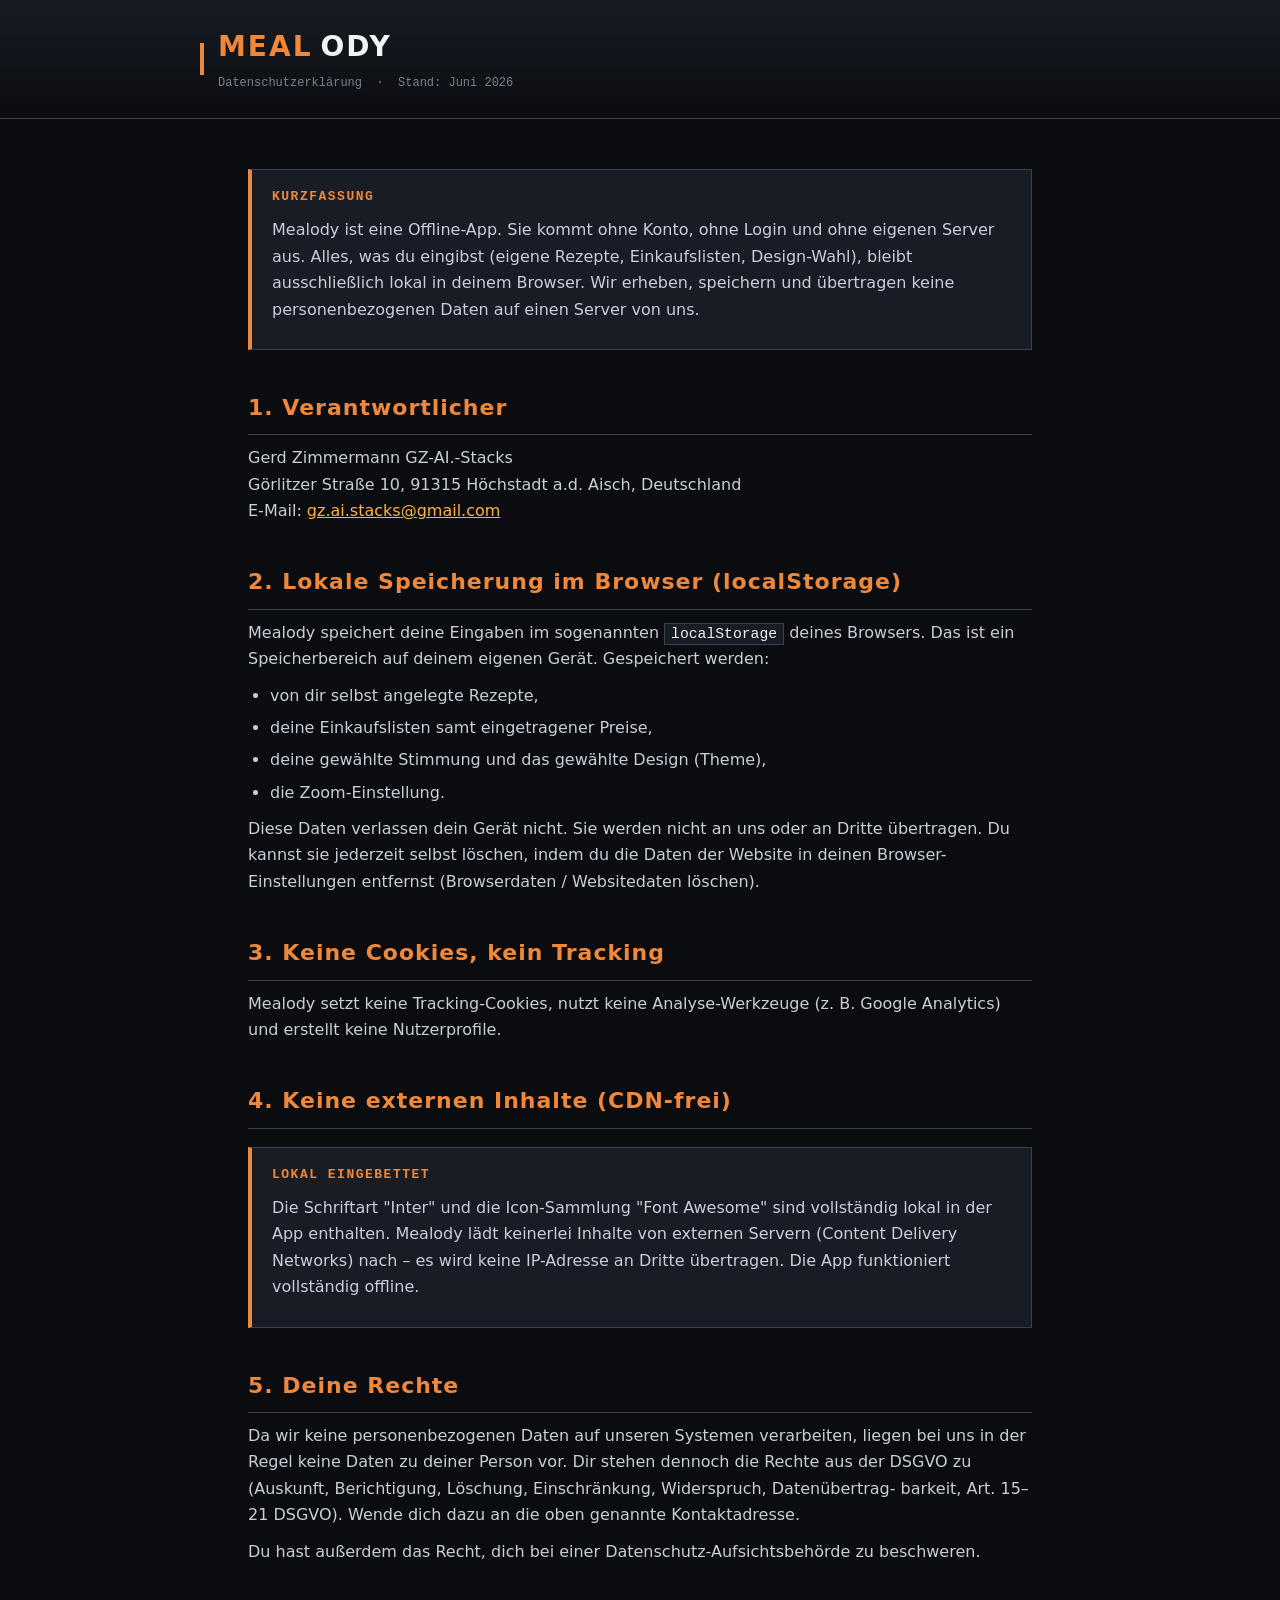
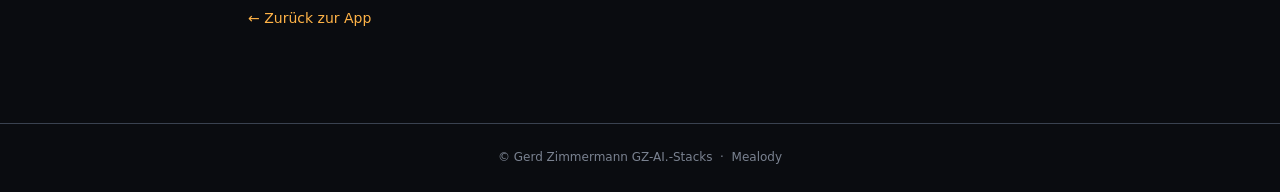
<file: datenschutz.html>
<!DOCTYPE html>
<html lang="de">
<head>
<meta charset="UTF-8">
<meta name="viewport" content="width=device-width, initial-scale=1.0">
<meta name="description" content="Datenschutzerklärung der Rezept-App Mealody - offline-first, keine Server, keine Konten.">
<title>Mealody - Datenschutz</title>
<style>
:root{
  --bg:#0a0c10; --panel:#11141a; --raised:#181c24; --card:#1f242e;
  --line:#3a4250; --line-strong:#5a6270;
  --dim:#7a8290; --norm:#c8cfd8; --bright:#f0f4f8;
  --accent:#f0883c; --accent2:#ffb347; --warm:#e0533c;
}
*{box-sizing:border-box}
html,body{margin:0;padding:0}
body{font-family:'Segoe UI',Tahoma,system-ui,-apple-system,sans-serif; background:var(--bg); color:var(--norm); line-height:1.65; font-size:16px}
.skip{position:absolute; left:-9999px; top:auto; width:1px; height:1px; overflow:hidden}
.skip:focus{left:8px; top:8px; width:auto; height:auto; background:var(--accent); color:var(--bg); padding:8px 14px; z-index:100; font-weight:bold; outline:2px solid var(--bright)}
header{background:linear-gradient(180deg, #181c24 0%, #0a0c10 100%); border-bottom:1px solid var(--line); padding:24px 32px}
header .brand{display:flex; align-items:center; gap:14px; max-width:880px; margin:0 auto}
header .stripe{width:4px; height:32px; background:var(--accent)}
header h1{margin:0; font-size:28px; letter-spacing:2px; color:var(--accent); font-weight:800}
header h1 .sub{color:var(--bright); margin-left:8px}
header .tag{color:var(--dim); font-size:12px; margin-top:4px; font-family:Consolas,'Cascadia Mono',monospace}
main{padding:32px 48px; max-width:880px; margin:0 auto}
h2{font-size:22px; color:var(--accent); margin-top:40px; margin-bottom:8px; letter-spacing:1px; padding-bottom:8px; border-bottom:1px solid var(--line)}
h2:first-child{margin-top:0}
h3{font-size:17px; color:var(--accent2); margin-top:24px; margin-bottom:6px}
p{margin:10px 0}
a{color:var(--accent2)}
a:focus, button:focus{outline:2px solid var(--accent); outline-offset:2px}
ul{margin:10px 0; padding-left:22px}
li{margin:6px 0}
code{font-family:Consolas,'Cascadia Mono',monospace; font-size:0.92em; background:var(--raised); padding:2px 6px; border:1px solid var(--line); color:var(--bright)}
.box{background:var(--raised); border:1px solid var(--line); padding:16px 20px; margin:18px 0; border-left:4px solid var(--accent)}
.box.tip{border-left-color:var(--accent)}
.box.warn{border-left-color:#ffa500}
.box h4{margin:0 0 6px; font-size:13px; letter-spacing:1.5px; font-family:Consolas,monospace; color:var(--accent)}
.box.warn h4{color:#ffa500}
.back{display:inline-block; margin-top:32px; color:var(--accent2); text-decoration:none; font-size:14px}
.back:hover, .back:focus{text-decoration:underline}
footer{border-top:1px solid var(--line); padding:24px 32px; color:var(--dim); font-size:12px; text-align:center; margin-top:60px}
@media (max-width:760px){main{padding:24px}}
@media (prefers-reduced-motion:reduce){*{transition:none !important; animation:none !important}}
@media (prefers-contrast:more){body{color:#fff} .box{border-width:2px}}
</style>
</head>
<body>
<a href="#content" class="skip">Zum Inhalt springen</a>
<header role="banner">
  <div class="brand">
    <div class="stripe" aria-hidden="true"></div>
    <div>
      <h1>MEAL<span class="sub">ODY</span></h1>
      <div class="tag">Datenschutzerklärung &nbsp;&middot;&nbsp; Stand: Juni 2026</div>
    </div>
  </div>
</header>
<main id="content" role="main" tabindex="-1">

  <div class="box tip">
    <h4>KURZFASSUNG</h4>
    <p>Mealody ist eine Offline-App. Sie kommt ohne Konto, ohne Login und ohne eigenen
      Server aus. Alles, was du eingibst (eigene Rezepte, Einkaufslisten, Design-Wahl),
      bleibt ausschließlich lokal in deinem Browser. Wir erheben, speichern und übertragen
      keine personenbezogenen Daten auf einen Server von uns.</p>
  </div>

  <h2>1. Verantwortlicher</h2>
  <p>
    Gerd Zimmermann GZ-AI.-Stacks<br>
    Görlitzer Straße 10, 91315 Höchstadt a.d. Aisch, Deutschland<br>
    E-Mail: <a href="mailto:gz.ai.stacks@gmail.com">gz.ai.stacks@gmail.com</a>
  </p>

  <h2>2. Lokale Speicherung im Browser (localStorage)</h2>
  <p>Mealody speichert deine Eingaben im sogenannten <code>localStorage</code> deines
    Browsers. Das ist ein Speicherbereich auf deinem eigenen Gerät. Gespeichert werden:</p>
  <ul>
    <li>von dir selbst angelegte Rezepte,</li>
    <li>deine Einkaufslisten samt eingetragener Preise,</li>
    <li>deine gewählte Stimmung und das gewählte Design (Theme),</li>
    <li>die Zoom-Einstellung.</li>
  </ul>
  <p>Diese Daten verlassen dein Gerät nicht. Sie werden nicht an uns oder an Dritte
    übertragen. Du kannst sie jederzeit selbst löschen, indem du die Daten der Website in
    deinen Browser-Einstellungen entfernst (Browserdaten / Websitedaten löschen).</p>

  <h2>3. Keine Cookies, kein Tracking</h2>
  <p>Mealody setzt keine Tracking-Cookies, nutzt keine Analyse-Werkzeuge (z. B. Google
    Analytics) und erstellt keine Nutzerprofile.</p>

  <h2>4. Keine externen Inhalte (CDN-frei)</h2>
  <div class="box">
    <h4>LOKAL EINGEBETTET</h4>
    <p>Die Schriftart "Inter" und die Icon-Sammlung "Font Awesome" sind vollständig lokal
      in der App enthalten. Mealody lädt keinerlei Inhalte von externen Servern
      (Content Delivery Networks) nach &ndash; es wird keine IP-Adresse an Dritte
      übertragen. Die App funktioniert vollständig offline.</p>
  </div>

  <h2>5. Deine Rechte</h2>
  <p>Da wir keine personenbezogenen Daten auf unseren Systemen verarbeiten, liegen bei uns
    in der Regel keine Daten zu deiner Person vor. Dir stehen dennoch die Rechte aus der
    DSGVO zu (Auskunft, Berichtigung, Löschung, Einschränkung, Widerspruch, Datenübertrag-
    barkeit, Art. 15&ndash;21 DSGVO). Wende dich dazu an die oben genannte Kontaktadresse.</p>
  <p>Du hast außerdem das Recht, dich bei einer Datenschutz-Aufsichtsbehörde zu beschweren.</p>

  <a class="back" href="index.html">&larr; Zurück zur App</a>
</main>
<footer>© Gerd Zimmermann GZ-AI.-Stacks &nbsp;&middot;&nbsp; Mealody</footer>
</body>
</html>
</file>
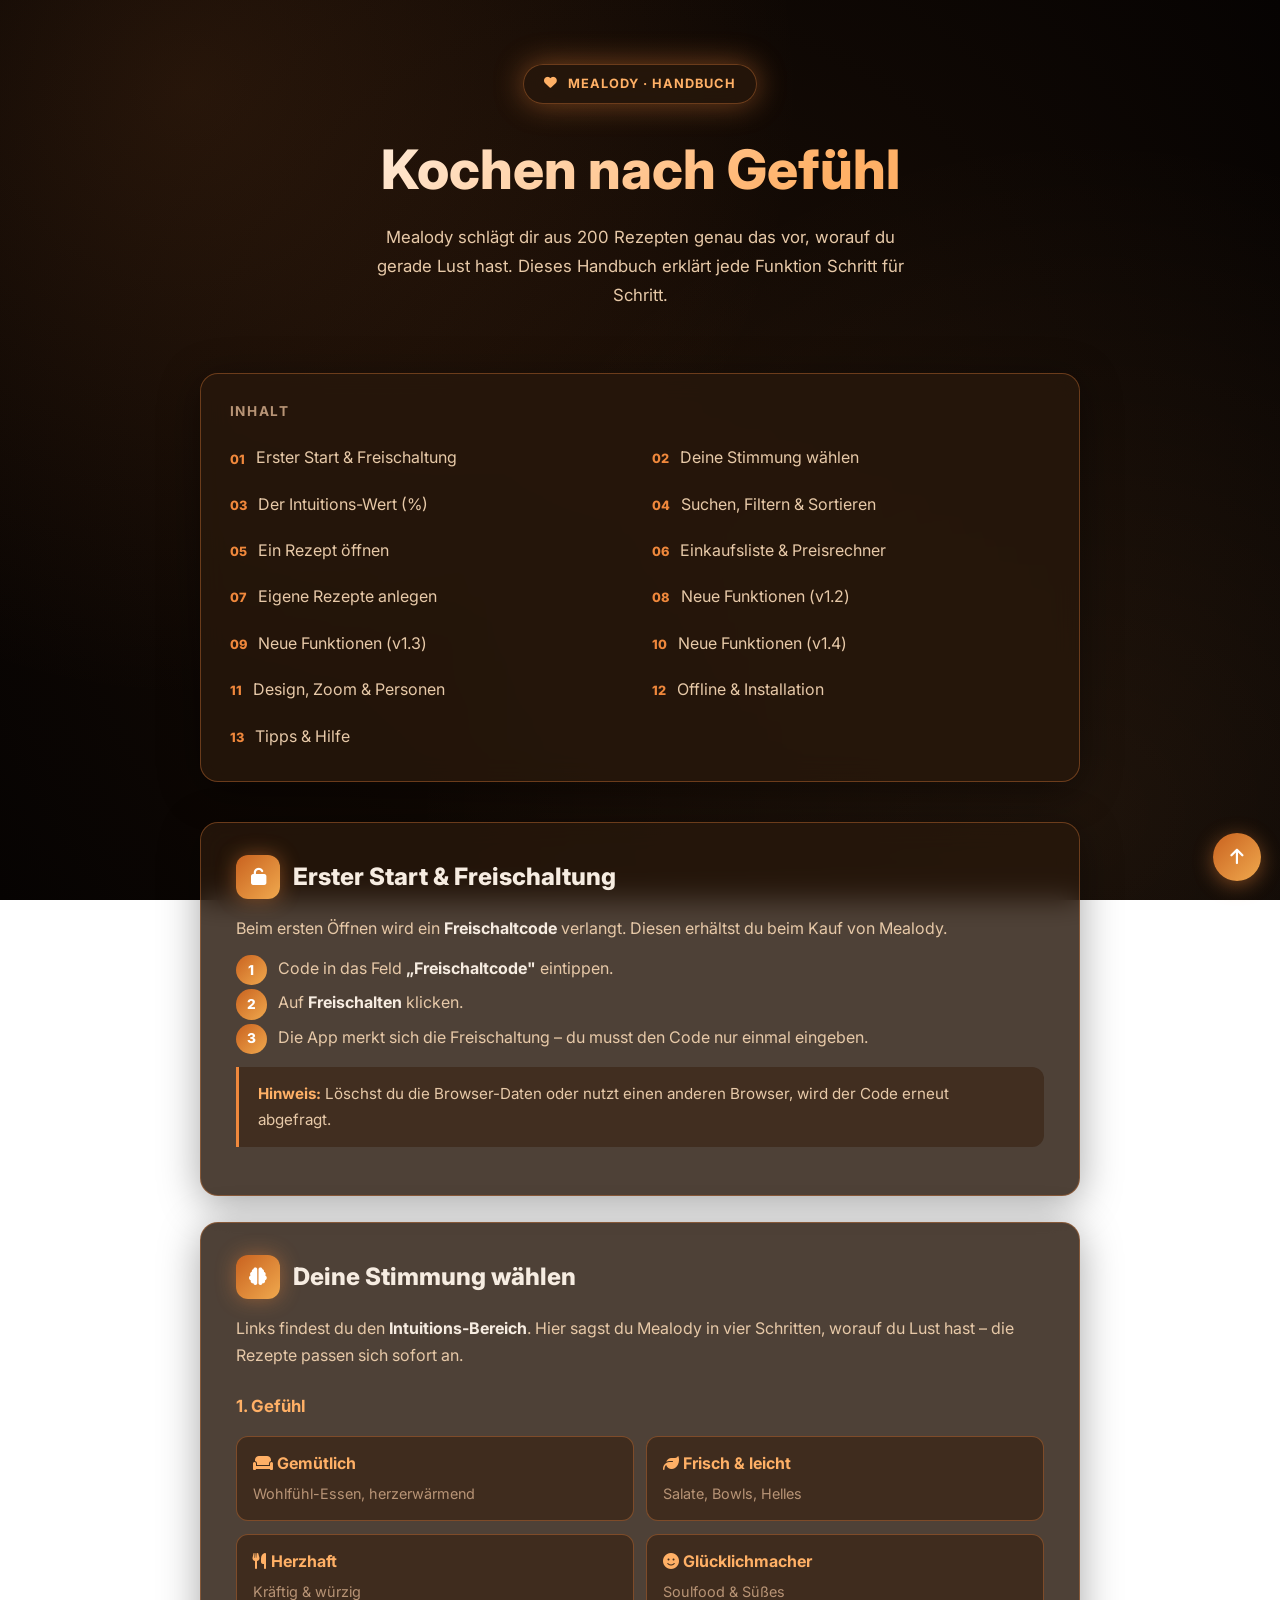
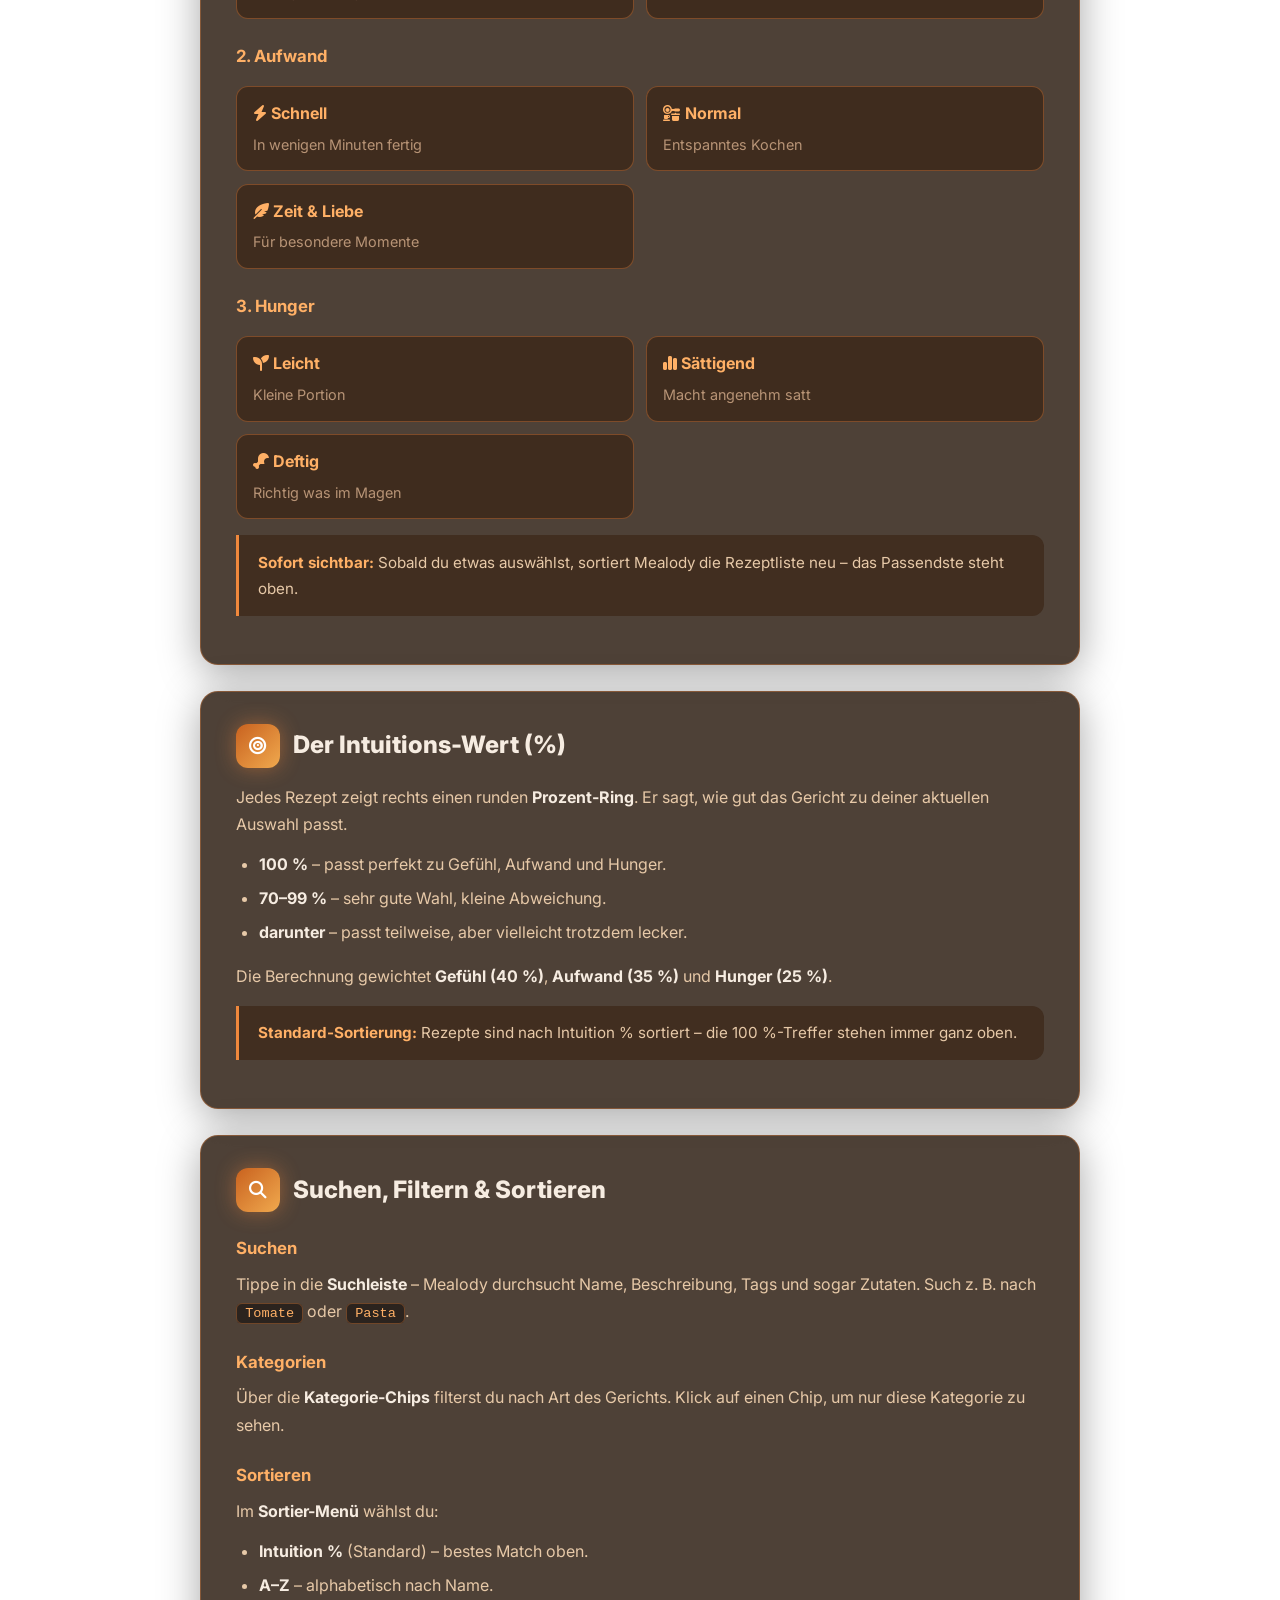
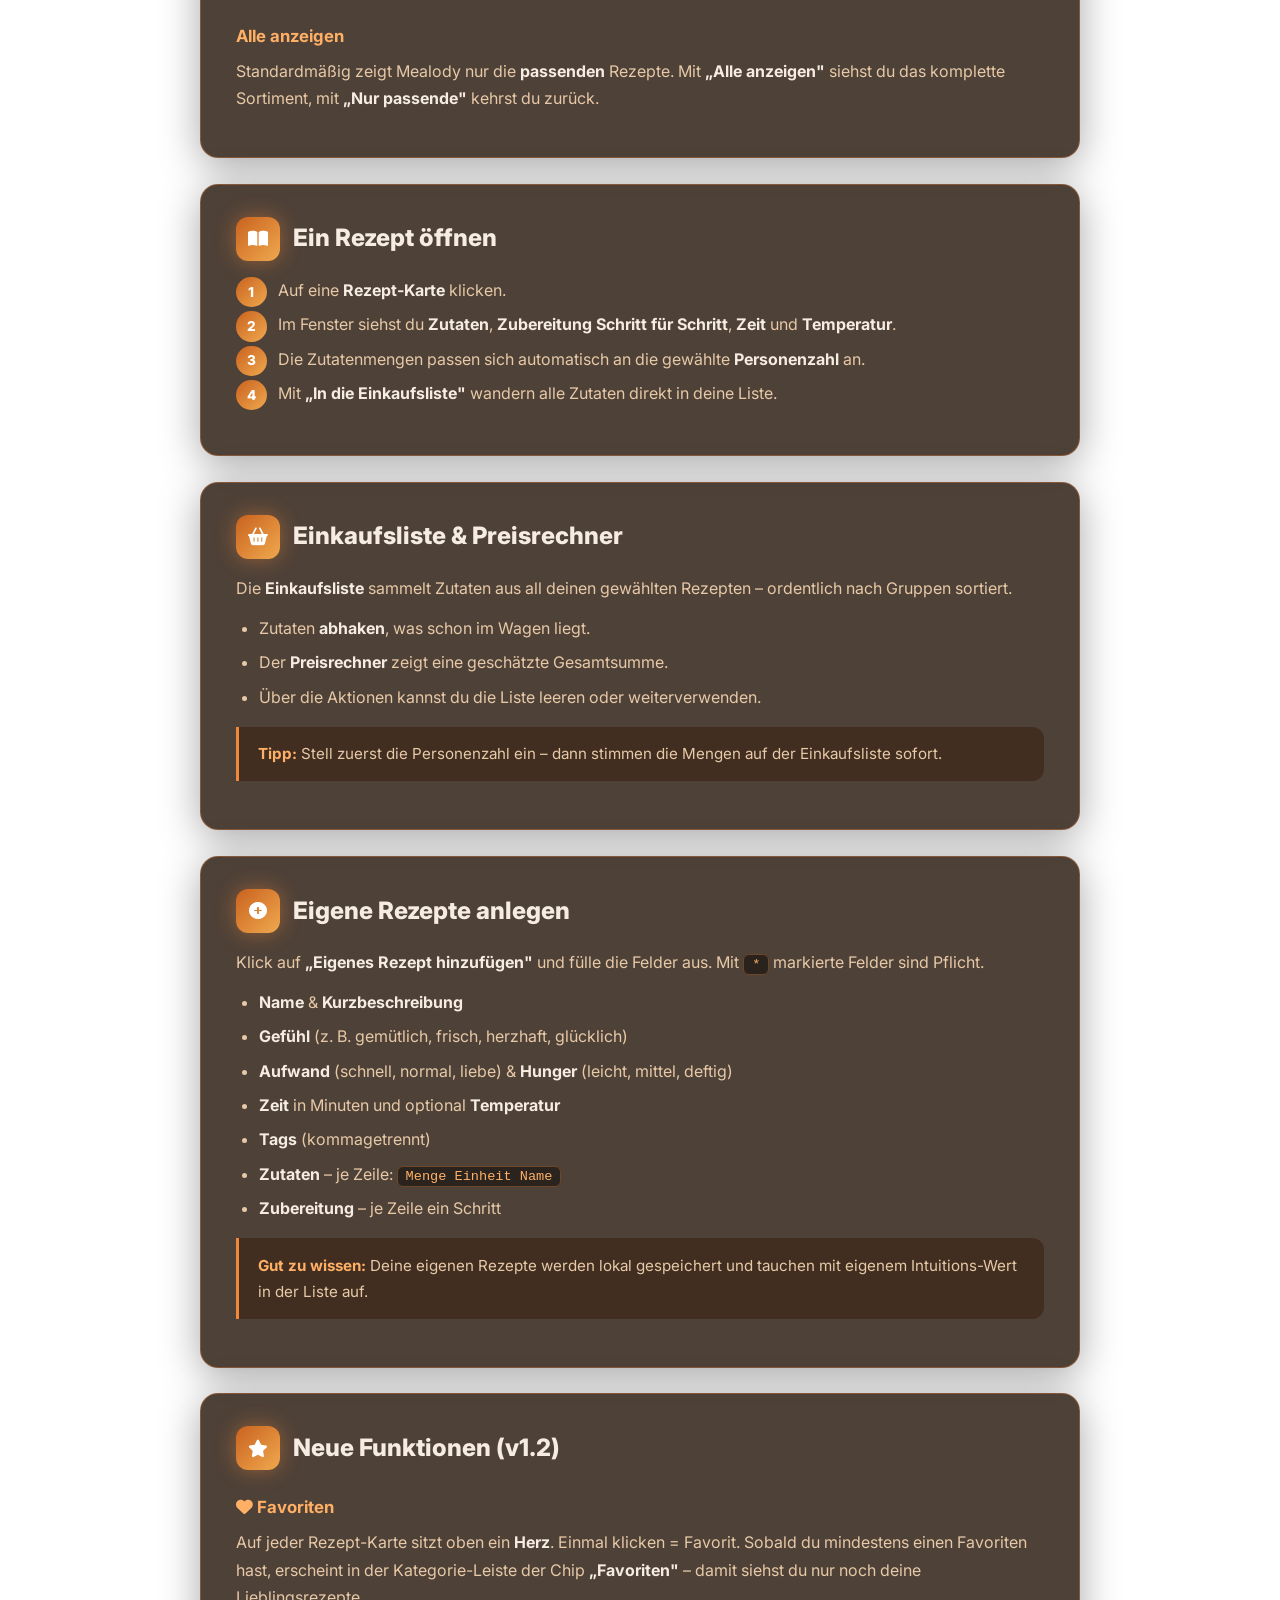
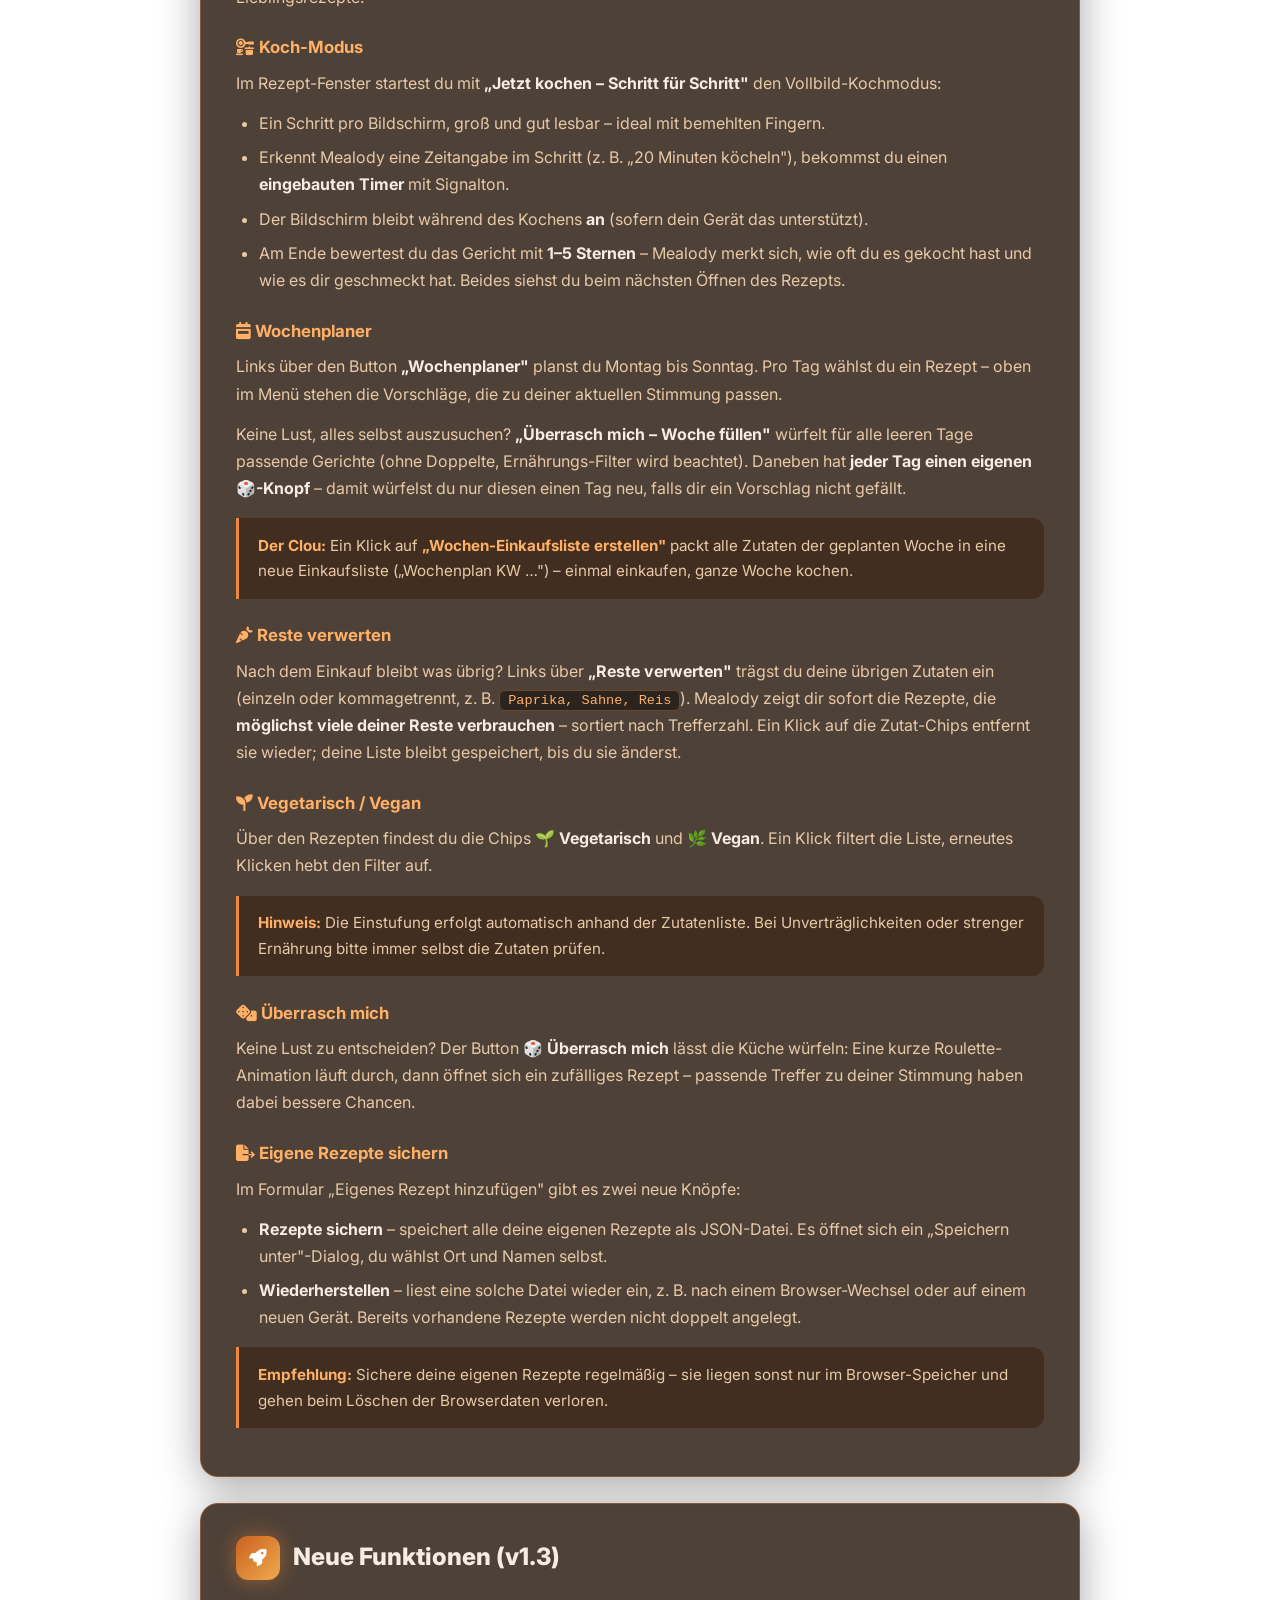
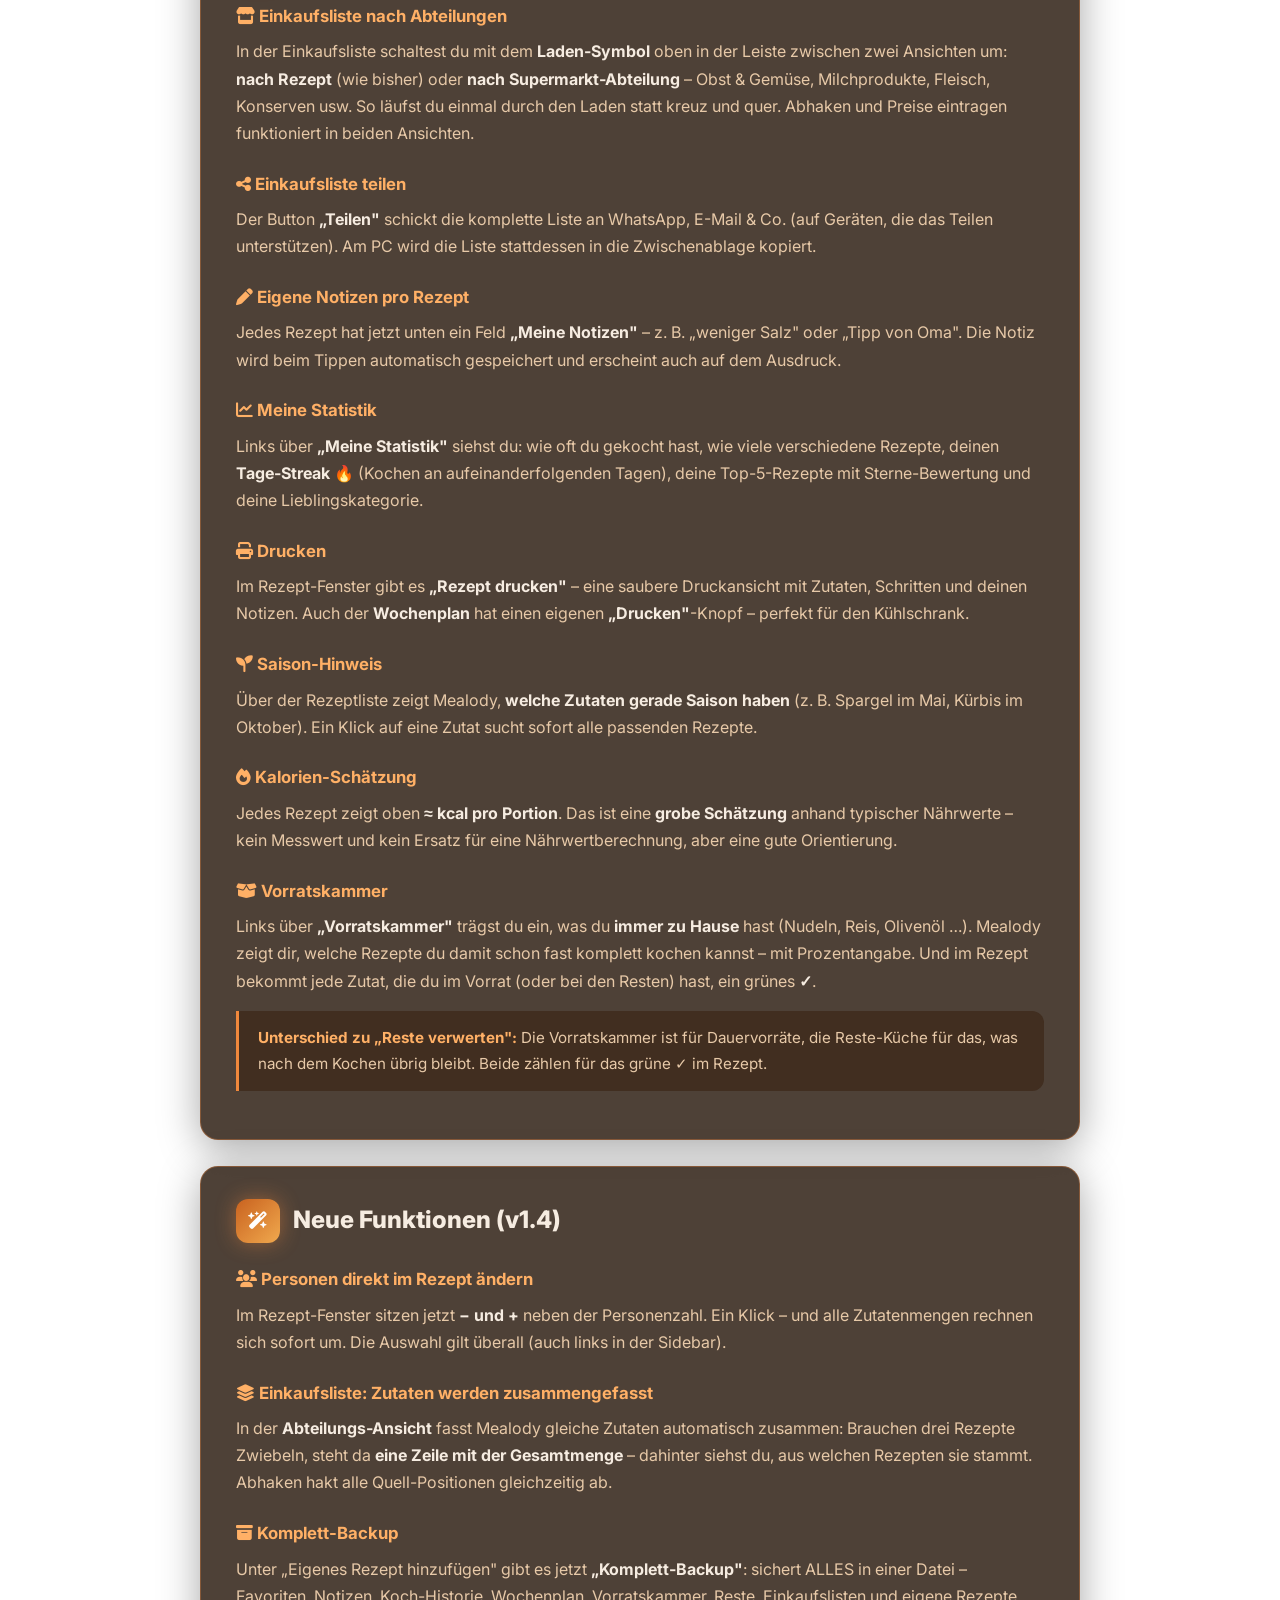
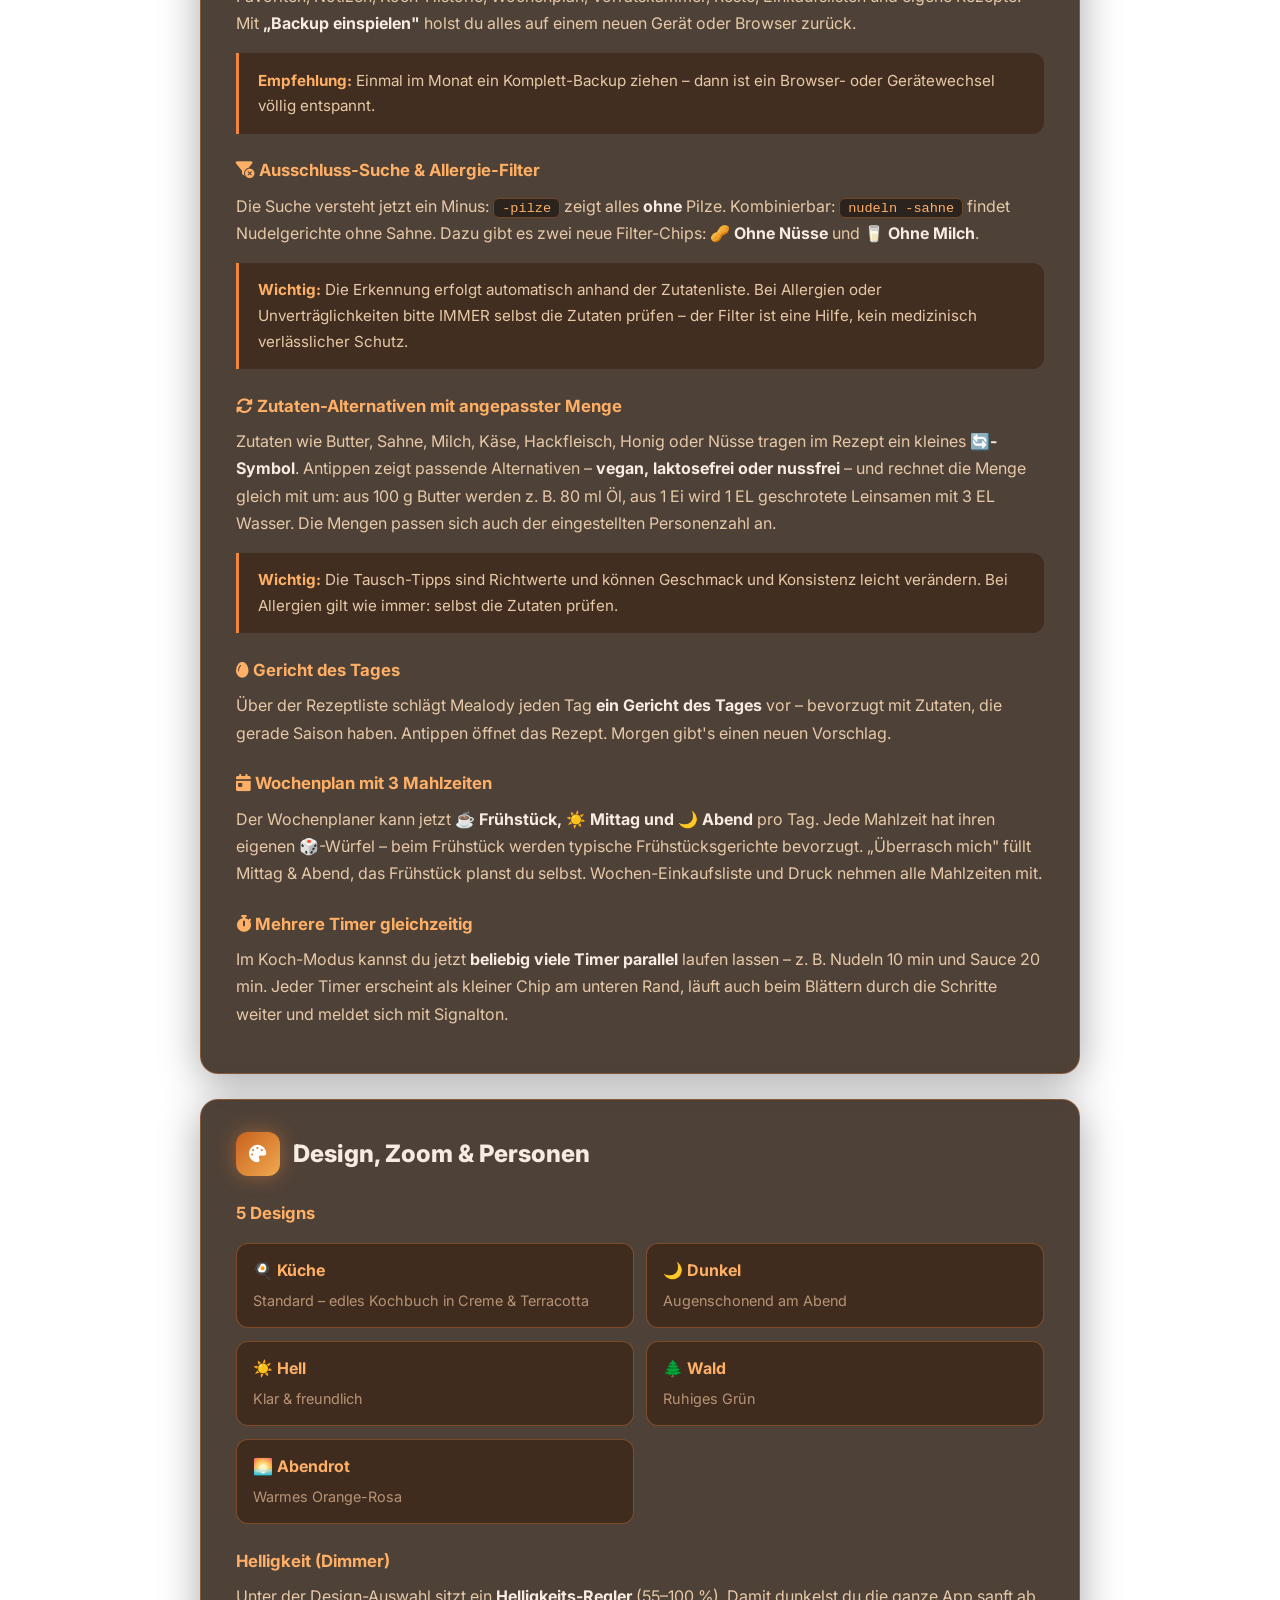
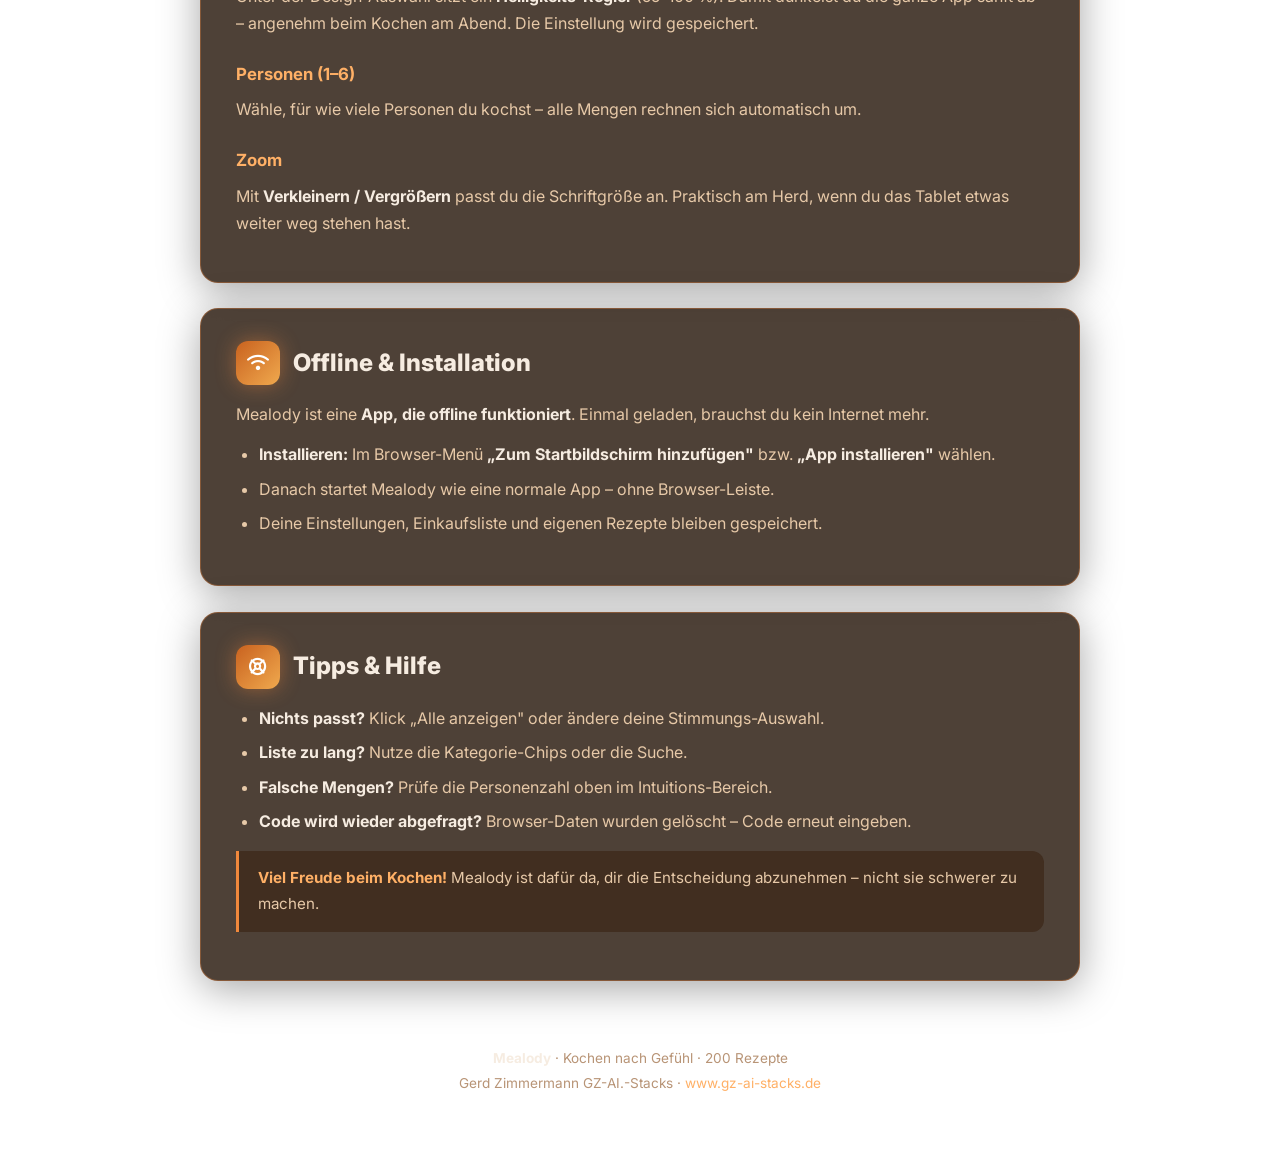
<file: HANDBUCH.html>
<!DOCTYPE html>
<html lang="de">
<head>
<meta charset="UTF-8" />
<meta name="viewport" content="width=device-width, initial-scale=1.0" />
<title>Mealody · Handbuch</title>
<meta name="description" content="Das vollständige Handbuch zu Mealody – Kochen nach Gefühl. Alle Funktionen Schritt für Schritt erklärt." />
<link rel="stylesheet" href="fonts/inter.css" />
<link rel="stylesheet" href="fonts/fontawesome.min.css" />
<style>
  * { margin: 0; padding: 0; box-sizing: border-box; }
  :root {
    --bg-start: #1a0e06;
    --bg-end: #060302;
    --surface: rgba(40, 24, 12, 0.82);
    --surface-2: rgba(55, 33, 16, 0.6);
    --text: #f6ece1;
    --text-soft: #e7c9a8;
    --muted: #b89476;
    --accent: #f0883c;
    --accent-2: #ffb066;
    --glow: rgba(240, 136, 60, 0.45);
    --border: rgba(240, 136, 60, 0.35);
    --accent-grad: linear-gradient(135deg, #c9621f, #f0a94e);
  }
  body {
    font-family: 'Inter', sans-serif;
    color: var(--text);
    line-height: 1.7;
    background:
      radial-gradient(circle at 15% 10%, rgba(240,136,60,0.12) 0%, transparent 45%),
      radial-gradient(circle at 85% 90%, rgba(255,176,102,0.08) 0%, transparent 50%),
      radial-gradient(circle at 50% 50%, var(--bg-start) 0%, var(--bg-end) 100%);
    background-attachment: fixed;
    min-height: 100vh;
    padding: 0 1rem 4rem;
  }
  a { color: var(--accent-2); }
  .wrap { max-width: 880px; margin: 0 auto; }

  /* Hero */
  header.hero {
    text-align: center;
    padding: 4rem 1rem 3rem;
  }
  .badge {
    display: inline-flex; align-items: center; gap: 0.6rem;
    background: var(--surface); border: 1px solid var(--border);
    -webkit-backdrop-filter: blur(12px); backdrop-filter: blur(12px);
    padding: 0.5rem 1.3rem; border-radius: 999px;
    font-weight: 700; font-size: 0.8rem; letter-spacing: 0.08em;
    color: var(--accent-2);
    box-shadow: 0 0 30px var(--glow);
  }
  header.hero h1 {
    font-size: clamp(2.2rem, 6vw, 3.4rem);
    font-weight: 800; margin: 1.2rem 0 0.5rem;
    background: linear-gradient(135deg, #fff, var(--accent-2) 70%);
    -webkit-background-clip: text; background-clip: text;
    -webkit-text-fill-color: transparent;
  }
  header.hero p { color: var(--text-soft); font-size: 1.05rem; max-width: 560px; margin: 0 auto; }

  /* TOC */
  nav.toc {
    background: var(--surface); border: 1px solid var(--border);
    -webkit-backdrop-filter: blur(14px); backdrop-filter: blur(14px); border-radius: 18px;
    padding: 1.6rem 1.8rem; margin: 1rem 0 2.5rem;
    box-shadow: 0 8px 40px rgba(0,0,0,0.4);
  }
  nav.toc h2 { font-size: 0.85rem; text-transform: uppercase; letter-spacing: 0.12em; color: var(--muted); margin-bottom: 1rem; }
  nav.toc ol { list-style: none; counter-reset: toc; display: grid; grid-template-columns: 1fr 1fr; gap: 0.5rem 1.5rem; }
  nav.toc li { counter-increment: toc; }
  nav.toc a { display: flex; gap: 0.7rem; align-items: baseline; text-decoration: none; color: var(--text-soft); padding: 0.35rem 0; transition: 0.15s; }
  nav.toc a::before { content: counter(toc, decimal-leading-zero); color: var(--accent); font-weight: 800; font-size: 0.8rem; }
  nav.toc a:hover { color: var(--accent-2); transform: translateX(3px); }
  @media (max-width: 600px) { nav.toc ol { grid-template-columns: 1fr; } }

  section.card {
    background: var(--surface); border: 1px solid var(--border);
    -webkit-backdrop-filter: blur(14px); backdrop-filter: blur(14px); border-radius: 18px;
    padding: 2rem 2.2rem; margin-bottom: 1.6rem;
    box-shadow: 0 8px 40px rgba(0,0,0,0.35);
    scroll-margin-top: 1.5rem;
  }
  section.card h2 {
    font-size: 1.5rem; font-weight: 800; margin-bottom: 1rem;
    display: flex; align-items: center; gap: 0.8rem;
  }
  section.card h2 .ico {
    width: 44px; height: 44px; flex-shrink: 0;
    display: inline-flex; align-items: center; justify-content: center;
    background: var(--accent-grad); border-radius: 12px;
    color: #fff; font-size: 1.1rem;
    box-shadow: 0 0 20px var(--glow);
  }
  section.card h3 { font-size: 1.05rem; font-weight: 700; color: var(--accent-2); margin: 1.4rem 0 0.5rem; }
  section.card p { color: var(--text-soft); margin-bottom: 0.8rem; }
  section.card ul, section.card ol { margin: 0.4rem 0 1rem 1.4rem; color: var(--text-soft); }
  section.card li { margin-bottom: 0.45rem; }
  strong { color: var(--text); }

  .kbd, code {
    background: rgba(0,0,0,0.45); border: 1px solid var(--border);
    border-radius: 6px; padding: 0.12rem 0.5rem;
    font-family: ui-monospace, monospace; font-size: 0.85em;
    color: var(--accent-2);
  }
  .steps { counter-reset: step; list-style: none; margin-left: 0 !important; }
  .steps li { position: relative; padding-left: 2.6rem; margin-bottom: 0.9rem; }
  .steps li::before {
    counter-increment: step; content: counter(step);
    position: absolute; left: 0; top: 0;
    width: 1.9rem; height: 1.9rem;
    display: flex; align-items: center; justify-content: center;
    background: var(--accent-grad); color: #fff; font-weight: 800;
    border-radius: 50%; font-size: 0.85rem;
  }
  .tip {
    border-left: 3px solid var(--accent);
    background: var(--surface-2); border-radius: 0 12px 12px 0;
    padding: 0.9rem 1.2rem; margin: 1rem 0;
    color: var(--text-soft); font-size: 0.95rem;
  }
  .tip strong { color: var(--accent-2); }
  .grid2 { display: grid; grid-template-columns: 1fr 1fr; gap: 0.8rem; margin: 1rem 0; }
  @media (max-width: 600px) { .grid2 { grid-template-columns: 1fr; } }
  .opt {
    background: var(--surface-2); border: 1px solid var(--border);
    border-radius: 12px; padding: 0.8rem 1rem;
  }
  .opt b { color: var(--accent-2); display: block; margin-bottom: 0.2rem; }
  .opt span { font-size: 0.9rem; color: var(--muted); }

  footer {
    text-align: center; color: var(--muted); font-size: 0.85rem;
    padding: 2.5rem 1rem 0; line-height: 1.8;
  }
  footer a { color: var(--accent-2); text-decoration: none; }

  .top-link {
    position: fixed; right: 1.2rem; bottom: 1.2rem;
    width: 48px; height: 48px; border-radius: 50%;
    background: var(--accent-grad); color: #fff;
    display: flex; align-items: center; justify-content: center;
    text-decoration: none; box-shadow: 0 4px 20px var(--glow);
    font-size: 1.1rem; z-index: 50;
  }
  :focus-visible { outline: 2px solid var(--accent-2); outline-offset: 2px; }
</style>
</head>
<body>
<a href="#top" class="top-link" aria-label="Zurück nach oben"><i class="fas fa-arrow-up" aria-hidden="true"></i></a>

<div class="wrap" id="top">
  <header class="hero">
    <span class="badge"><i class="fas fa-heart" aria-hidden="true"></i> MEALODY · HANDBUCH</span>
    <h1>Kochen nach Gefühl</h1>
    <p>Mealody schlägt dir aus 200 Rezepten genau das vor, worauf du gerade Lust hast. Dieses Handbuch erklärt jede Funktion Schritt für Schritt.</p>
  </header>

  <nav class="toc" aria-label="Inhaltsverzeichnis">
    <h2>Inhalt</h2>
    <ol>
      <li><a href="#start">Erster Start &amp; Freischaltung</a></li>
      <li><a href="#stimmung">Deine Stimmung wählen</a></li>
      <li><a href="#intuition">Der Intuitions-Wert (%)</a></li>
      <li><a href="#suche">Suchen, Filtern &amp; Sortieren</a></li>
      <li><a href="#rezept">Ein Rezept öffnen</a></li>
      <li><a href="#einkauf">Einkaufsliste &amp; Preisrechner</a></li>
      <li><a href="#eigene">Eigene Rezepte anlegen</a></li>
      <li><a href="#neu">Neue Funktionen (v1.2)</a></li>
      <li><a href="#neu13">Neue Funktionen (v1.3)</a></li>
      <li><a href="#neu14">Neue Funktionen (v1.4)</a></li>
      <li><a href="#design">Design, Zoom &amp; Personen</a></li>
      <li><a href="#offline">Offline &amp; Installation</a></li>
      <li><a href="#hilfe">Tipps &amp; Hilfe</a></li>
    </ol>
  </nav>

  <section class="card" id="start">
    <h2><span class="ico"><i class="fas fa-unlock" aria-hidden="true"></i></span> Erster Start &amp; Freischaltung</h2>
    <p>Beim ersten Öffnen wird ein <strong>Freischaltcode</strong> verlangt. Diesen erhältst du beim Kauf von Mealody.</p>
    <ol class="steps">
      <li>Code in das Feld <strong>„Freischaltcode"</strong> eintippen.</li>
      <li>Auf <strong>Freischalten</strong> klicken.</li>
      <li>Die App merkt sich die Freischaltung – du musst den Code nur einmal eingeben.</li>
    </ol>
    <div class="tip"><strong>Hinweis:</strong> Löschst du die Browser-Daten oder nutzt einen anderen Browser, wird der Code erneut abgefragt.</div>
  </section>

  <section class="card" id="stimmung">
    <h2><span class="ico"><i class="fas fa-brain" aria-hidden="true"></i></span> Deine Stimmung wählen</h2>
    <p>Links findest du den <strong>Intuitions-Bereich</strong>. Hier sagst du Mealody in vier Schritten, worauf du Lust hast – die Rezepte passen sich sofort an.</p>

    <h3>1. Gefühl</h3>
    <div class="grid2">
      <div class="opt"><b><i class="fas fa-couch" aria-hidden="true"></i> Gemütlich</b><span>Wohlfühl-Essen, herzerwärmend</span></div>
      <div class="opt"><b><i class="fas fa-leaf" aria-hidden="true"></i> Frisch &amp; leicht</b><span>Salate, Bowls, Helles</span></div>
      <div class="opt"><b><i class="fas fa-utensils" aria-hidden="true"></i> Herzhaft</b><span>Kräftig &amp; würzig</span></div>
      <div class="opt"><b><i class="fas fa-face-smile" aria-hidden="true"></i> Glücklichmacher</b><span>Soulfood &amp; Süßes</span></div>
    </div>

    <h3>2. Aufwand</h3>
    <div class="grid2">
      <div class="opt"><b><i class="fas fa-bolt" aria-hidden="true"></i> Schnell</b><span>In wenigen Minuten fertig</span></div>
      <div class="opt"><b><i class="fas fa-kitchen-set" aria-hidden="true"></i> Normal</b><span>Entspanntes Kochen</span></div>
      <div class="opt"><b><i class="fas fa-feather-alt" aria-hidden="true"></i> Zeit &amp; Liebe</b><span>Für besondere Momente</span></div>
    </div>

    <h3>3. Hunger</h3>
    <div class="grid2">
      <div class="opt"><b><i class="fas fa-seedling" aria-hidden="true"></i> Leicht</b><span>Kleine Portion</span></div>
      <div class="opt"><b><i class="fas fa-chart-simple" aria-hidden="true"></i> Sättigend</b><span>Macht angenehm satt</span></div>
      <div class="opt"><b><i class="fas fa-drumstick-bite" aria-hidden="true"></i> Deftig</b><span>Richtig was im Magen</span></div>
    </div>

    <div class="tip"><strong>Sofort sichtbar:</strong> Sobald du etwas auswählst, sortiert Mealody die Rezeptliste neu – das Passendste steht oben.</div>
  </section>

  <section class="card" id="intuition">
    <h2><span class="ico"><i class="fas fa-bullseye" aria-hidden="true"></i></span> Der Intuitions-Wert (%)</h2>
    <p>Jedes Rezept zeigt rechts einen runden <strong>Prozent-Ring</strong>. Er sagt, wie gut das Gericht zu deiner aktuellen Auswahl passt.</p>
    <ul>
      <li><strong>100 %</strong> – passt perfekt zu Gefühl, Aufwand und Hunger.</li>
      <li><strong>70–99 %</strong> – sehr gute Wahl, kleine Abweichung.</li>
      <li><strong>darunter</strong> – passt teilweise, aber vielleicht trotzdem lecker.</li>
    </ul>
    <p>Die Berechnung gewichtet <strong>Gefühl (40 %)</strong>, <strong>Aufwand (35 %)</strong> und <strong>Hunger (25 %)</strong>.</p>
    <div class="tip"><strong>Standard-Sortierung:</strong> Rezepte sind nach Intuition % sortiert – die 100 %-Treffer stehen immer ganz oben.</div>
  </section>

  <section class="card" id="suche">
    <h2><span class="ico"><i class="fas fa-magnifying-glass" aria-hidden="true"></i></span> Suchen, Filtern &amp; Sortieren</h2>
    <h3>Suchen</h3>
    <p>Tippe in die <strong>Suchleiste</strong> – Mealody durchsucht Name, Beschreibung, Tags und sogar Zutaten. Such z. B. nach <code>Tomate</code> oder <code>Pasta</code>.</p>
    <h3>Kategorien</h3>
    <p>Über die <strong>Kategorie-Chips</strong> filterst du nach Art des Gerichts. Klick auf einen Chip, um nur diese Kategorie zu sehen.</p>
    <h3>Sortieren</h3>
    <p>Im <strong>Sortier-Menü</strong> wählst du:</p>
    <ul>
      <li><strong>Intuition %</strong> (Standard) – bestes Match oben.</li>
      <li><strong>A–Z</strong> – alphabetisch nach Name.</li>
    </ul>
    <h3>Alle anzeigen</h3>
    <p>Standardmäßig zeigt Mealody nur die <strong>passenden</strong> Rezepte. Mit <strong>„Alle anzeigen"</strong> siehst du das komplette Sortiment, mit <strong>„Nur passende"</strong> kehrst du zurück.</p>
  </section>

  <section class="card" id="rezept">
    <h2><span class="ico"><i class="fas fa-book-open" aria-hidden="true"></i></span> Ein Rezept öffnen</h2>
    <ol class="steps">
      <li>Auf eine <strong>Rezept-Karte</strong> klicken.</li>
      <li>Im Fenster siehst du <strong>Zutaten</strong>, <strong>Zubereitung Schritt für Schritt</strong>, <strong>Zeit</strong> und <strong>Temperatur</strong>.</li>
      <li>Die Zutatenmengen passen sich automatisch an die gewählte <strong>Personenzahl</strong> an.</li>
      <li>Mit <strong>„In die Einkaufsliste"</strong> wandern alle Zutaten direkt in deine Liste.</li>
    </ol>
  </section>

  <section class="card" id="einkauf">
    <h2><span class="ico"><i class="fas fa-basket-shopping" aria-hidden="true"></i></span> Einkaufsliste &amp; Preisrechner</h2>
    <p>Die <strong>Einkaufsliste</strong> sammelt Zutaten aus all deinen gewählten Rezepten – ordentlich nach Gruppen sortiert.</p>
    <ul>
      <li>Zutaten <strong>abhaken</strong>, was schon im Wagen liegt.</li>
      <li>Der <strong>Preisrechner</strong> zeigt eine geschätzte Gesamtsumme.</li>
      <li>Über die Aktionen kannst du die Liste leeren oder weiterverwenden.</li>
    </ul>
    <div class="tip"><strong>Tipp:</strong> Stell zuerst die Personenzahl ein – dann stimmen die Mengen auf der Einkaufsliste sofort.</div>
  </section>

  <section class="card" id="eigene">
    <h2><span class="ico"><i class="fas fa-plus-circle" aria-hidden="true"></i></span> Eigene Rezepte anlegen</h2>
    <p>Klick auf <strong>„Eigenes Rezept hinzufügen"</strong> und fülle die Felder aus. Mit <span class="kbd">*</span> markierte Felder sind Pflicht.</p>
    <ul>
      <li><strong>Name</strong> &amp; <strong>Kurzbeschreibung</strong></li>
      <li><strong>Gefühl</strong> (z. B. gemütlich, frisch, herzhaft, glücklich)</li>
      <li><strong>Aufwand</strong> (schnell, normal, liebe) &amp; <strong>Hunger</strong> (leicht, mittel, deftig)</li>
      <li><strong>Zeit</strong> in Minuten und optional <strong>Temperatur</strong></li>
      <li><strong>Tags</strong> (kommagetrennt)</li>
      <li><strong>Zutaten</strong> – je Zeile: <code>Menge Einheit Name</code></li>
      <li><strong>Zubereitung</strong> – je Zeile ein Schritt</li>
    </ul>
    <div class="tip"><strong>Gut zu wissen:</strong> Deine eigenen Rezepte werden lokal gespeichert und tauchen mit eigenem Intuitions-Wert in der Liste auf.</div>
  </section>

  <section class="card" id="neu">
    <h2><span class="ico"><i class="fas fa-star" aria-hidden="true"></i></span> Neue Funktionen (v1.2)</h2>

    <h3><i class="fas fa-heart" aria-hidden="true"></i> Favoriten</h3>
    <p>Auf jeder Rezept-Karte sitzt oben ein <strong>Herz</strong>. Einmal klicken = Favorit. Sobald du mindestens einen Favoriten hast, erscheint in der Kategorie-Leiste der Chip <strong>„Favoriten"</strong> – damit siehst du nur noch deine Lieblingsrezepte.</p>

    <h3><i class="fas fa-kitchen-set" aria-hidden="true"></i> Koch-Modus</h3>
    <p>Im Rezept-Fenster startest du mit <strong>„Jetzt kochen – Schritt für Schritt"</strong> den Vollbild-Kochmodus:</p>
    <ul>
      <li>Ein Schritt pro Bildschirm, groß und gut lesbar – ideal mit bemehlten Fingern.</li>
      <li>Erkennt Mealody eine Zeitangabe im Schritt (z. B. „20 Minuten köcheln"), bekommst du einen <strong>eingebauten Timer</strong> mit Signalton.</li>
      <li>Der Bildschirm bleibt während des Kochens <strong>an</strong> (sofern dein Gerät das unterstützt).</li>
      <li>Am Ende bewertest du das Gericht mit <strong>1–5 Sternen</strong> – Mealody merkt sich, wie oft du es gekocht hast und wie es dir geschmeckt hat. Beides siehst du beim nächsten Öffnen des Rezepts.</li>
    </ul>

    <h3><i class="fas fa-calendar-week" aria-hidden="true"></i> Wochenplaner</h3>
    <p>Links über den Button <strong>„Wochenplaner"</strong> planst du Montag bis Sonntag. Pro Tag wählst du ein Rezept – oben im Menü stehen die Vorschläge, die zu deiner aktuellen Stimmung passen.</p>
    <p>Keine Lust, alles selbst auszusuchen? <strong>„Überrasch mich – Woche füllen"</strong> würfelt für alle leeren Tage passende Gerichte (ohne Doppelte, Ernährungs-Filter wird beachtet). Daneben hat <strong>jeder Tag einen eigenen 🎲-Knopf</strong> – damit würfelst du nur diesen einen Tag neu, falls dir ein Vorschlag nicht gefällt.</p>
    <div class="tip"><strong>Der Clou:</strong> Ein Klick auf <strong>„Wochen-Einkaufsliste erstellen"</strong> packt alle Zutaten der geplanten Woche in eine neue Einkaufsliste („Wochenplan KW …") – einmal einkaufen, ganze Woche kochen.</div>

    <h3><i class="fas fa-carrot" aria-hidden="true"></i> Reste verwerten</h3>
    <p>Nach dem Einkauf bleibt was übrig? Links über <strong>„Reste verwerten"</strong> trägst du deine übrigen Zutaten ein (einzeln oder kommagetrennt, z. B. <code>Paprika, Sahne, Reis</code>). Mealody zeigt dir sofort die Rezepte, die <strong>möglichst viele deiner Reste verbrauchen</strong> – sortiert nach Trefferzahl. Ein Klick auf die Zutat-Chips entfernt sie wieder; deine Liste bleibt gespeichert, bis du sie änderst.</p>

    <h3><i class="fas fa-seedling" aria-hidden="true"></i> Vegetarisch / Vegan</h3>
    <p>Über den Rezepten findest du die Chips <strong>🌱 Vegetarisch</strong> und <strong>🌿 Vegan</strong>. Ein Klick filtert die Liste, erneutes Klicken hebt den Filter auf.</p>
    <div class="tip"><strong>Hinweis:</strong> Die Einstufung erfolgt automatisch anhand der Zutatenliste. Bei Unverträglichkeiten oder strenger Ernährung bitte immer selbst die Zutaten prüfen.</div>

    <h3><i class="fas fa-dice" aria-hidden="true"></i> Überrasch mich</h3>
    <p>Keine Lust zu entscheiden? Der Button <strong>🎲 Überrasch mich</strong> lässt die Küche würfeln: Eine kurze Roulette-Animation läuft durch, dann öffnet sich ein zufälliges Rezept – passende Treffer zu deiner Stimmung haben dabei bessere Chancen.</p>

    <h3><i class="fas fa-file-export" aria-hidden="true"></i> Eigene Rezepte sichern</h3>
    <p>Im Formular „Eigenes Rezept hinzufügen" gibt es zwei neue Knöpfe:</p>
    <ul>
      <li><strong>Rezepte sichern</strong> – speichert alle deine eigenen Rezepte als JSON-Datei. Es öffnet sich ein „Speichern unter"-Dialog, du wählst Ort und Namen selbst.</li>
      <li><strong>Wiederherstellen</strong> – liest eine solche Datei wieder ein, z. B. nach einem Browser-Wechsel oder auf einem neuen Gerät. Bereits vorhandene Rezepte werden nicht doppelt angelegt.</li>
    </ul>
    <div class="tip"><strong>Empfehlung:</strong> Sichere deine eigenen Rezepte regelmäßig – sie liegen sonst nur im Browser-Speicher und gehen beim Löschen der Browserdaten verloren.</div>
  </section>

  <section class="card" id="neu13">
    <h2><span class="ico"><i class="fas fa-rocket" aria-hidden="true"></i></span> Neue Funktionen (v1.3)</h2>

    <h3><i class="fas fa-store" aria-hidden="true"></i> Einkaufsliste nach Abteilungen</h3>
    <p>In der Einkaufsliste schaltest du mit dem <strong>Laden-Symbol</strong> oben in der Leiste zwischen zwei Ansichten um: <strong>nach Rezept</strong> (wie bisher) oder <strong>nach Supermarkt-Abteilung</strong> – Obst &amp; Gemüse, Milchprodukte, Fleisch, Konserven usw. So läufst du einmal durch den Laden statt kreuz und quer. Abhaken und Preise eintragen funktioniert in beiden Ansichten.</p>

    <h3><i class="fas fa-share-nodes" aria-hidden="true"></i> Einkaufsliste teilen</h3>
    <p>Der Button <strong>„Teilen"</strong> schickt die komplette Liste an WhatsApp, E-Mail &amp; Co. (auf Geräten, die das Teilen unterstützen). Am PC wird die Liste stattdessen in die Zwischenablage kopiert.</p>

    <h3><i class="fas fa-pen" aria-hidden="true"></i> Eigene Notizen pro Rezept</h3>
    <p>Jedes Rezept hat jetzt unten ein Feld <strong>„Meine Notizen"</strong> – z. B. „weniger Salz" oder „Tipp von Oma". Die Notiz wird beim Tippen automatisch gespeichert und erscheint auch auf dem Ausdruck.</p>

    <h3><i class="fas fa-chart-line" aria-hidden="true"></i> Meine Statistik</h3>
    <p>Links über <strong>„Meine Statistik"</strong> siehst du: wie oft du gekocht hast, wie viele verschiedene Rezepte, deinen <strong>Tage-Streak 🔥</strong> (Kochen an aufeinanderfolgenden Tagen), deine Top-5-Rezepte mit Sterne-Bewertung und deine Lieblingskategorie.</p>

    <h3><i class="fas fa-print" aria-hidden="true"></i> Drucken</h3>
    <p>Im Rezept-Fenster gibt es <strong>„Rezept drucken"</strong> – eine saubere Druckansicht mit Zutaten, Schritten und deinen Notizen. Auch der <strong>Wochenplan</strong> hat einen eigenen <strong>„Drucken"</strong>-Knopf – perfekt für den Kühlschrank.</p>

    <h3><i class="fas fa-seedling" aria-hidden="true"></i> Saison-Hinweis</h3>
    <p>Über der Rezeptliste zeigt Mealody, <strong>welche Zutaten gerade Saison haben</strong> (z. B. Spargel im Mai, Kürbis im Oktober). Ein Klick auf eine Zutat sucht sofort alle passenden Rezepte.</p>

    <h3><i class="fas fa-fire" aria-hidden="true"></i> Kalorien-Schätzung</h3>
    <p>Jedes Rezept zeigt oben <strong>≈ kcal pro Portion</strong>. Das ist eine <strong>grobe Schätzung</strong> anhand typischer Nährwerte – kein Messwert und kein Ersatz für eine Nährwertberechnung, aber eine gute Orientierung.</p>

    <h3><i class="fas fa-box-open" aria-hidden="true"></i> Vorratskammer</h3>
    <p>Links über <strong>„Vorratskammer"</strong> trägst du ein, was du <strong>immer zu Hause</strong> hast (Nudeln, Reis, Olivenöl …). Mealody zeigt dir, welche Rezepte du damit schon fast komplett kochen kannst – mit Prozentangabe. Und im Rezept bekommt jede Zutat, die du im Vorrat (oder bei den Resten) hast, ein grünes <strong>✓</strong>.</p>
    <div class="tip"><strong>Unterschied zu „Reste verwerten":</strong> Die Vorratskammer ist für Dauervorräte, die Reste-Küche für das, was nach dem Kochen übrig bleibt. Beide zählen für das grüne ✓ im Rezept.</div>
  </section>

  <section class="card" id="neu14">
    <h2><span class="ico"><i class="fas fa-wand-magic-sparkles" aria-hidden="true"></i></span> Neue Funktionen (v1.4)</h2>

    <h3><i class="fas fa-users" aria-hidden="true"></i> Personen direkt im Rezept ändern</h3>
    <p>Im Rezept-Fenster sitzen jetzt <strong>− und +</strong> neben der Personenzahl. Ein Klick – und alle Zutatenmengen rechnen sich sofort um. Die Auswahl gilt überall (auch links in der Sidebar).</p>

    <h3><i class="fas fa-layer-group" aria-hidden="true"></i> Einkaufsliste: Zutaten werden zusammengefasst</h3>
    <p>In der <strong>Abteilungs-Ansicht</strong> fasst Mealody gleiche Zutaten automatisch zusammen: Brauchen drei Rezepte Zwiebeln, steht da <strong>eine Zeile mit der Gesamtmenge</strong> – dahinter siehst du, aus welchen Rezepten sie stammt. Abhaken hakt alle Quell-Positionen gleichzeitig ab.</p>

    <h3><i class="fas fa-box-archive" aria-hidden="true"></i> Komplett-Backup</h3>
    <p>Unter „Eigenes Rezept hinzufügen" gibt es jetzt <strong>„Komplett-Backup"</strong>: sichert ALLES in einer Datei – Favoriten, Notizen, Koch-Historie, Wochenplan, Vorratskammer, Reste, Einkaufslisten und eigene Rezepte. Mit <strong>„Backup einspielen"</strong> holst du alles auf einem neuen Gerät oder Browser zurück.</p>
    <div class="tip"><strong>Empfehlung:</strong> Einmal im Monat ein Komplett-Backup ziehen – dann ist ein Browser- oder Gerätewechsel völlig entspannt.</div>

    <h3><i class="fas fa-filter-circle-xmark" aria-hidden="true"></i> Ausschluss-Suche &amp; Allergie-Filter</h3>
    <p>Die Suche versteht jetzt ein Minus: <code>-pilze</code> zeigt alles <strong>ohne</strong> Pilze. Kombinierbar: <code>nudeln -sahne</code> findet Nudelgerichte ohne Sahne. Dazu gibt es zwei neue Filter-Chips: <strong>🥜 Ohne Nüsse</strong> und <strong>🥛 Ohne Milch</strong>.</p>
    <div class="tip"><strong>Wichtig:</strong> Die Erkennung erfolgt automatisch anhand der Zutatenliste. Bei Allergien oder Unverträglichkeiten bitte IMMER selbst die Zutaten prüfen – der Filter ist eine Hilfe, kein medizinisch verlässlicher Schutz.</div>

    <h3><i class="fas fa-rotate" aria-hidden="true"></i> Zutaten-Alternativen mit angepasster Menge</h3>
    <p>Zutaten wie Butter, Sahne, Milch, Käse, Hackfleisch, Honig oder Nüsse tragen im Rezept ein kleines <strong>🔄-Symbol</strong>. Antippen zeigt passende Alternativen – <strong>vegan, laktosefrei oder nussfrei</strong> – und rechnet die Menge gleich mit um: aus 100&nbsp;g Butter werden z.&nbsp;B. 80&nbsp;ml Öl, aus 1&nbsp;Ei wird 1&nbsp;EL geschrotete Leinsamen mit 3&nbsp;EL Wasser. Die Mengen passen sich auch der eingestellten Personenzahl an.</p>
    <div class="tip"><strong>Wichtig:</strong> Die Tausch-Tipps sind Richtwerte und können Geschmack und Konsistenz leicht verändern. Bei Allergien gilt wie immer: selbst die Zutaten prüfen.</div>

    <h3><i class="fas fa-egg" aria-hidden="true"></i> Gericht des Tages</h3>
    <p>Über der Rezeptliste schlägt Mealody jeden Tag <strong>ein Gericht des Tages</strong> vor – bevorzugt mit Zutaten, die gerade Saison haben. Antippen öffnet das Rezept. Morgen gibt's einen neuen Vorschlag.</p>

    <h3><i class="fas fa-calendar-day" aria-hidden="true"></i> Wochenplan mit 3 Mahlzeiten</h3>
    <p>Der Wochenplaner kann jetzt <strong>☕ Frühstück, ☀️ Mittag und 🌙 Abend</strong> pro Tag. Jede Mahlzeit hat ihren eigenen 🎲-Würfel – beim Frühstück werden typische Frühstücksgerichte bevorzugt. „Überrasch mich" füllt Mittag &amp; Abend, das Frühstück planst du selbst. Wochen-Einkaufsliste und Druck nehmen alle Mahlzeiten mit.</p>

    <h3><i class="fas fa-stopwatch" aria-hidden="true"></i> Mehrere Timer gleichzeitig</h3>
    <p>Im Koch-Modus kannst du jetzt <strong>beliebig viele Timer parallel</strong> laufen lassen – z. B. Nudeln 10 min und Sauce 20 min. Jeder Timer erscheint als kleiner Chip am unteren Rand, läuft auch beim Blättern durch die Schritte weiter und meldet sich mit Signalton.</p>
  </section>

  <section class="card" id="design">
    <h2><span class="ico"><i class="fas fa-palette" aria-hidden="true"></i></span> Design, Zoom &amp; Personen</h2>
    <h3>5 Designs</h3>
    <div class="grid2">
      <div class="opt"><b>🍳 Küche</b><span>Standard – edles Kochbuch in Creme &amp; Terracotta</span></div>
      <div class="opt"><b>🌙 Dunkel</b><span>Augenschonend am Abend</span></div>
      <div class="opt"><b>☀️ Hell</b><span>Klar &amp; freundlich</span></div>
      <div class="opt"><b>🌲 Wald</b><span>Ruhiges Grün</span></div>
      <div class="opt"><b>🌅 Abendrot</b><span>Warmes Orange-Rosa</span></div>
    </div>
    <h3>Helligkeit (Dimmer)</h3>
    <p>Unter der Design-Auswahl sitzt ein <strong>Helligkeits-Regler</strong> (55–100 %). Damit dunkelst du die ganze App sanft ab – angenehm beim Kochen am Abend. Die Einstellung wird gespeichert.</p>
    <h3>Personen (1–6)</h3>
    <p>Wähle, für wie viele Personen du kochst – alle Mengen rechnen sich automatisch um.</p>
    <h3>Zoom</h3>
    <p>Mit <strong>Verkleinern / Vergrößern</strong> passt du die Schriftgröße an. Praktisch am Herd, wenn du das Tablet etwas weiter weg stehen hast.</p>
  </section>

  <section class="card" id="offline">
    <h2><span class="ico"><i class="fas fa-wifi" aria-hidden="true"></i></span> Offline &amp; Installation</h2>
    <p>Mealody ist eine <strong>App, die offline funktioniert</strong>. Einmal geladen, brauchst du kein Internet mehr.</p>
    <ul>
      <li><strong>Installieren:</strong> Im Browser-Menü <strong>„Zum Startbildschirm hinzufügen"</strong> bzw. <strong>„App installieren"</strong> wählen.</li>
      <li>Danach startet Mealody wie eine normale App – ohne Browser-Leiste.</li>
      <li>Deine Einstellungen, Einkaufsliste und eigenen Rezepte bleiben gespeichert.</li>
    </ul>
  </section>

  <section class="card" id="hilfe">
    <h2><span class="ico"><i class="fas fa-life-ring" aria-hidden="true"></i></span> Tipps &amp; Hilfe</h2>
    <ul>
      <li><strong>Nichts passt?</strong> Klick „Alle anzeigen" oder ändere deine Stimmungs-Auswahl.</li>
      <li><strong>Liste zu lang?</strong> Nutze die Kategorie-Chips oder die Suche.</li>
      <li><strong>Falsche Mengen?</strong> Prüfe die Personenzahl oben im Intuitions-Bereich.</li>
      <li><strong>Code wird wieder abgefragt?</strong> Browser-Daten wurden gelöscht – Code erneut eingeben.</li>
    </ul>
    <div class="tip"><strong>Viel Freude beim Kochen!</strong> Mealody ist dafür da, dir die Entscheidung abzunehmen – nicht sie schwerer zu machen.</div>
  </section>

  <footer>
    <p><strong>Mealody</strong> · Kochen nach Gefühl · 200 Rezepte</p>
    <p>Gerd Zimmermann GZ-AI.-Stacks · <a href="https://www.gz-ai-stacks.de">www.gz-ai-stacks.de</a></p>
  </footer>
</div>
</body>
</html>
</file>
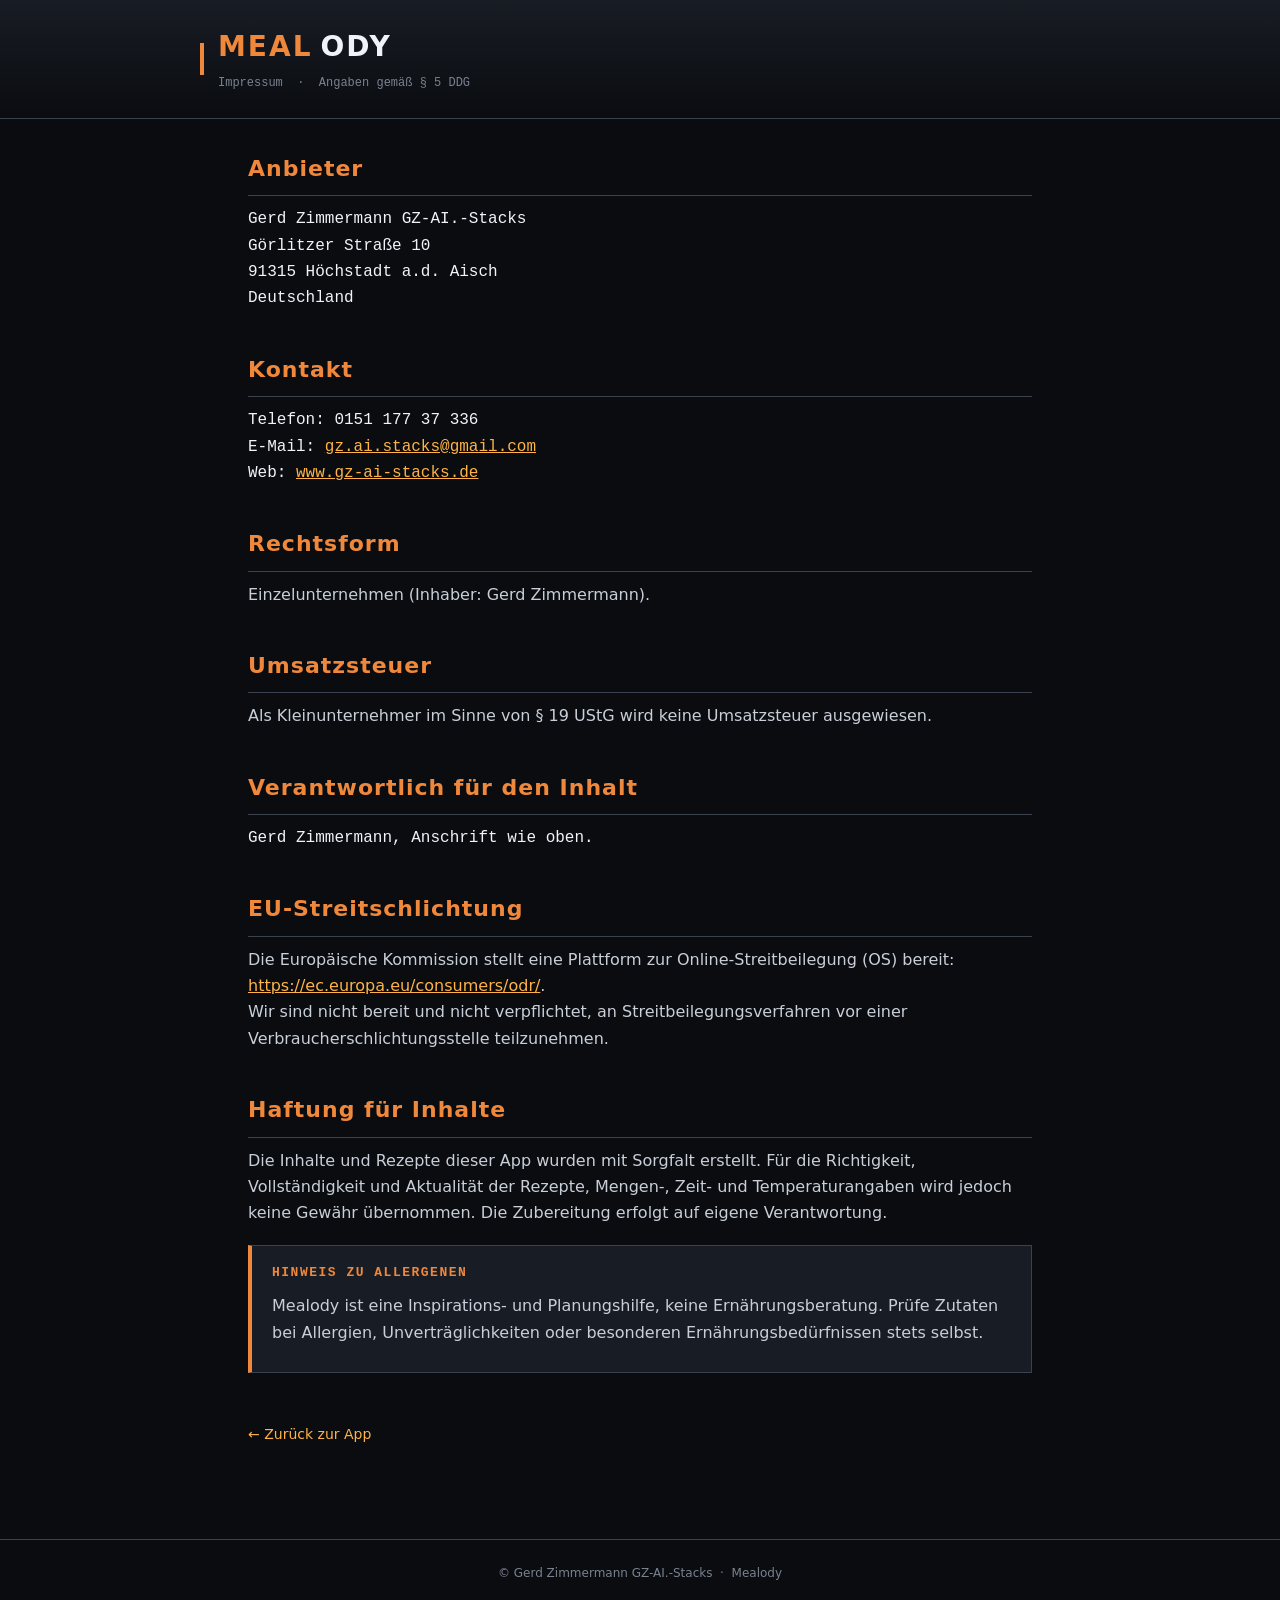
<file: impressum.html>
<!DOCTYPE html>
<html lang="de">
<head>
<meta charset="UTF-8">
<meta name="viewport" content="width=device-width, initial-scale=1.0">
<meta name="description" content="Impressum von Mealody - Rezept-App von Gerd Zimmermann GZ-AI.-Stacks.">
<title>Mealody - Impressum</title>
<style>
:root{
  --bg:#0a0c10; --panel:#11141a; --raised:#181c24; --card:#1f242e;
  --line:#3a4250; --line-strong:#5a6270;
  --dim:#7a8290; --norm:#c8cfd8; --bright:#f0f4f8;
  --accent:#f0883c; --accent2:#ffb347; --warm:#e0533c;
}
*{box-sizing:border-box}
html,body{margin:0;padding:0}
body{font-family:'Segoe UI',Tahoma,system-ui,-apple-system,sans-serif; background:var(--bg); color:var(--norm); line-height:1.65; font-size:16px}
.skip{position:absolute; left:-9999px; top:auto; width:1px; height:1px; overflow:hidden}
.skip:focus{left:8px; top:8px; width:auto; height:auto; background:var(--accent); color:var(--bg); padding:8px 14px; z-index:100; font-weight:bold; outline:2px solid var(--bright)}
header{background:linear-gradient(180deg, #181c24 0%, #0a0c10 100%); border-bottom:1px solid var(--line); padding:24px 32px}
header .brand{display:flex; align-items:center; gap:14px; max-width:880px; margin:0 auto}
header .stripe{width:4px; height:32px; background:var(--accent)}
header h1{margin:0; font-size:28px; letter-spacing:2px; color:var(--accent); font-weight:800}
header h1 .sub{color:var(--bright); margin-left:8px}
header .tag{color:var(--dim); font-size:12px; margin-top:4px; font-family:Consolas,'Cascadia Mono',monospace}
main{padding:32px 48px; max-width:880px; margin:0 auto}
h2{font-size:22px; color:var(--accent); margin-top:40px; margin-bottom:8px; letter-spacing:1px; padding-bottom:8px; border-bottom:1px solid var(--line)}
h2:first-child{margin-top:0}
p{margin:10px 0}
a{color:var(--accent2)}
a:focus, button:focus{outline:2px solid var(--accent); outline-offset:2px}
.box{background:var(--raised); border:1px solid var(--line); padding:16px 20px; margin:18px 0; border-left:4px solid var(--accent)}
.box h4{margin:0 0 6px; font-size:13px; letter-spacing:1.5px; font-family:Consolas,monospace; color:var(--accent)}
.data{font-family:Consolas,'Cascadia Mono',monospace; color:var(--bright)}
.back{display:inline-block; margin-top:32px; color:var(--accent2); text-decoration:none; font-size:14px}
.back:hover, .back:focus{text-decoration:underline}
footer{border-top:1px solid var(--line); padding:24px 32px; color:var(--dim); font-size:12px; text-align:center; margin-top:60px}
@media (max-width:760px){main{padding:24px}}
@media (prefers-reduced-motion:reduce){*{transition:none !important; animation:none !important}}
@media (prefers-contrast:more){body{color:#fff} .box{border-width:2px}}
</style>
</head>
<body>
<a href="#content" class="skip">Zum Inhalt springen</a>
<header role="banner">
  <div class="brand">
    <div class="stripe" aria-hidden="true"></div>
    <div>
      <h1>MEAL<span class="sub">ODY</span></h1>
      <div class="tag">Impressum &nbsp;&middot;&nbsp; Angaben gemäß § 5 DDG</div>
    </div>
  </div>
</header>
<main id="content" role="main" tabindex="-1">
  <h2>Anbieter</h2>
  <p class="data">
    Gerd Zimmermann GZ-AI.-Stacks<br>
    Görlitzer Straße 10<br>
    91315 Höchstadt a.d. Aisch<br>
    Deutschland
  </p>

  <h2>Kontakt</h2>
  <p class="data">
    Telefon: 0151 177 37 336<br>
    E-Mail: <a href="mailto:gz.ai.stacks@gmail.com">gz.ai.stacks@gmail.com</a><br>
    Web: <a href="https://www.gz-ai-stacks.de">www.gz-ai-stacks.de</a>
  </p>

  <h2>Rechtsform</h2>
  <p>Einzelunternehmen (Inhaber: Gerd Zimmermann).</p>

  <h2>Umsatzsteuer</h2>
  <p>Als Kleinunternehmer im Sinne von § 19 UStG wird keine Umsatzsteuer ausgewiesen.</p>

  <h2>Verantwortlich für den Inhalt</h2>
  <p class="data">Gerd Zimmermann, Anschrift wie oben.</p>

  <h2>EU-Streitschlichtung</h2>
  <p>Die Europäische Kommission stellt eine Plattform zur Online-Streitbeilegung (OS) bereit:
    <a href="https://ec.europa.eu/consumers/odr/">https://ec.europa.eu/consumers/odr/</a>.<br>
    Wir sind nicht bereit und nicht verpflichtet, an Streitbeilegungsverfahren vor einer
    Verbraucherschlichtungsstelle teilzunehmen.</p>

  <h2>Haftung für Inhalte</h2>
  <p>Die Inhalte und Rezepte dieser App wurden mit Sorgfalt erstellt. Für die Richtigkeit,
    Vollständigkeit und Aktualität der Rezepte, Mengen-, Zeit- und Temperaturangaben wird
    jedoch keine Gewähr übernommen. Die Zubereitung erfolgt auf eigene Verantwortung.</p>

  <div class="box">
    <h4>HINWEIS ZU ALLERGENEN</h4>
    <p>Mealody ist eine Inspirations- und Planungshilfe, keine Ernährungsberatung. Prüfe
      Zutaten bei Allergien, Unverträglichkeiten oder besonderen Ernährungsbedürfnissen
      stets selbst.</p>
  </div>

  <a class="back" href="index.html">&larr; Zurück zur App</a>
</main>
<footer>© Gerd Zimmermann GZ-AI.-Stacks &nbsp;&middot;&nbsp; Mealody</footer>
</body>
</html>
</file>
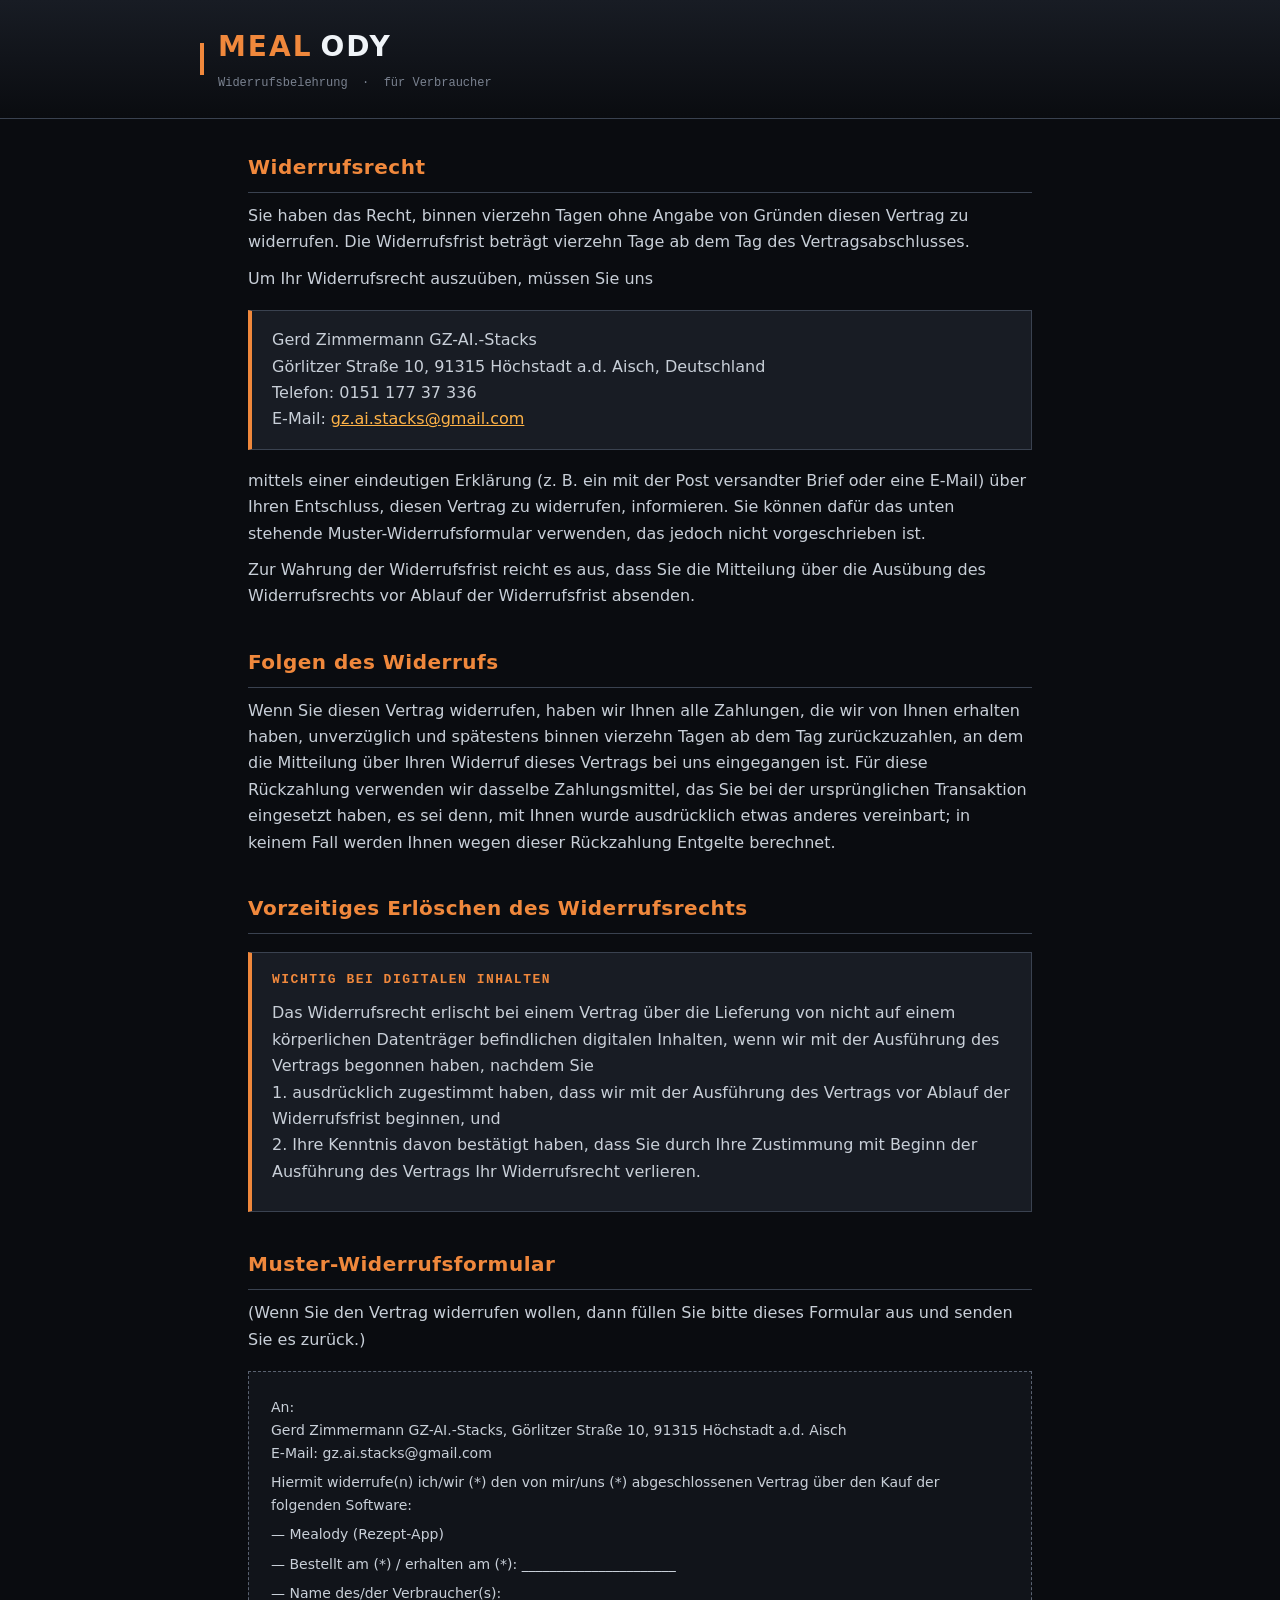
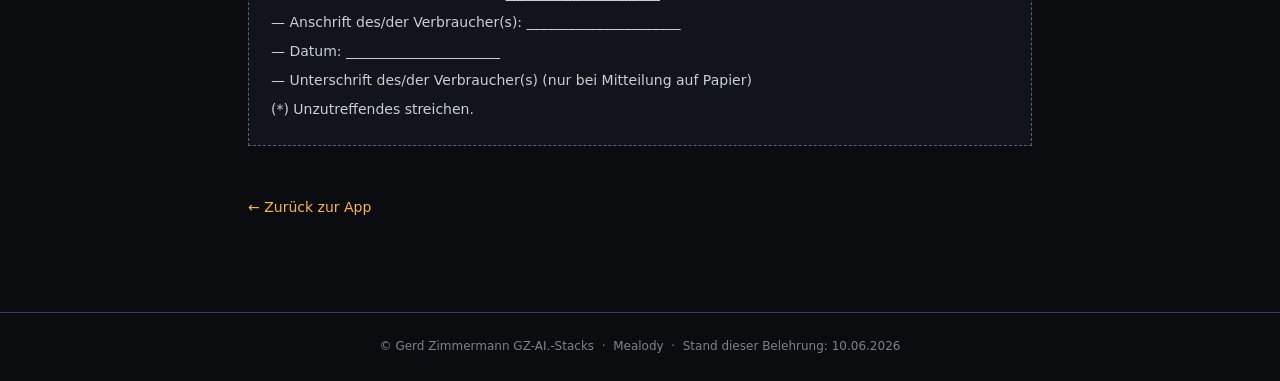
<file: widerruf.html>
<!DOCTYPE html>
<html lang="de">
<head>
<meta charset="UTF-8">
<meta name="viewport" content="width=device-width, initial-scale=1.0">
<meta name="description" content="Widerrufsbelehrung und Muster-Widerrufsformular für die Rezept-App Mealody.">
<title>Mealody - Widerrufsbelehrung</title>
<style>
:root{
  --bg:#0a0c10; --panel:#11141a; --raised:#181c24; --card:#1f242e;
  --line:#3a4250; --line-strong:#5a6270;
  --dim:#7a8290; --norm:#c8cfd8; --bright:#f0f4f8;
  --accent:#f0883c; --accent2:#ffb347; --warm:#e0533c;
}
*{box-sizing:border-box}
html,body{margin:0;padding:0}
body{font-family:'Segoe UI',Tahoma,system-ui,-apple-system,sans-serif; background:var(--bg); color:var(--norm); line-height:1.65; font-size:16px}
.skip{position:absolute; left:-9999px; top:auto; width:1px; height:1px; overflow:hidden}
.skip:focus{left:8px; top:8px; width:auto; height:auto; background:var(--accent); color:var(--bg); padding:8px 14px; z-index:100; font-weight:bold; outline:2px solid var(--bright)}
header{background:linear-gradient(180deg, #181c24 0%, #0a0c10 100%); border-bottom:1px solid var(--line); padding:24px 32px}
header .brand{display:flex; align-items:center; gap:14px; max-width:880px; margin:0 auto}
header .stripe{width:4px; height:32px; background:var(--accent)}
header h1{margin:0; font-size:28px; letter-spacing:2px; color:var(--accent); font-weight:800}
header h1 .sub{color:var(--bright); margin-left:8px}
header .tag{color:var(--dim); font-size:12px; margin-top:4px; font-family:Consolas,'Cascadia Mono',monospace}
main{padding:32px 48px; max-width:880px; margin:0 auto}
h2{font-size:20px; color:var(--accent); margin-top:36px; margin-bottom:8px; letter-spacing:0.5px; padding-bottom:8px; border-bottom:1px solid var(--line)}
h2:first-child{margin-top:0}
h3{font-size:16px; color:var(--accent2); margin-top:22px; margin-bottom:6px}
p{margin:10px 0}
a{color:var(--accent2)}
a:focus, button:focus{outline:2px solid var(--accent); outline-offset:2px}
.box{background:var(--raised); border:1px solid var(--line); padding:16px 20px; margin:18px 0; border-left:4px solid var(--accent)}
.box h4{margin:0 0 6px; font-size:13px; letter-spacing:1.5px; font-family:Consolas,monospace; color:var(--accent)}
.form-muster{background:var(--panel); border:1px dashed var(--line-strong); padding:18px 22px; margin:18px 0; font-size:14px}
.form-muster p{margin:6px 0}
.back{display:inline-block; margin-top:32px; color:var(--accent2); text-decoration:none; font-size:14px}
.back:hover, .back:focus{text-decoration:underline}
footer{border-top:1px solid var(--line); padding:24px 32px; color:var(--dim); font-size:12px; text-align:center; margin-top:60px}
@media (max-width:760px){main{padding:24px}}
@media (prefers-reduced-motion:reduce){*{transition:none !important; animation:none !important}}
@media (prefers-contrast:more){body{color:#fff} .box{border-width:2px}}
</style>
</head>
<body>
<a href="#content" class="skip">Zum Inhalt springen</a>
<header role="banner">
  <div class="brand">
    <div class="stripe" aria-hidden="true"></div>
    <div>
      <h1>MEAL<span class="sub">ODY</span></h1>
      <div class="tag">Widerrufsbelehrung &nbsp;&middot;&nbsp; für Verbraucher</div>
    </div>
  </div>
</header>
<main id="content" role="main" tabindex="-1">

  <h2>Widerrufsrecht</h2>
  <p>Sie haben das Recht, binnen vierzehn Tagen ohne Angabe von Gründen diesen Vertrag zu
    widerrufen. Die Widerrufsfrist beträgt vierzehn Tage ab dem Tag des Vertragsabschlusses.</p>
  <p>Um Ihr Widerrufsrecht auszuüben, müssen Sie uns</p>
  <p class="box">
    Gerd Zimmermann GZ-AI.-Stacks<br>
    Görlitzer Straße 10, 91315 Höchstadt a.d. Aisch, Deutschland<br>
    Telefon: 0151 177 37 336<br>
    E-Mail: <a href="mailto:gz.ai.stacks@gmail.com">gz.ai.stacks@gmail.com</a>
  </p>
  <p>mittels einer eindeutigen Erklärung (z. B. ein mit der Post versandter Brief oder eine
    E-Mail) über Ihren Entschluss, diesen Vertrag zu widerrufen, informieren. Sie können
    dafür das unten stehende Muster-Widerrufsformular verwenden, das jedoch nicht
    vorgeschrieben ist.</p>
  <p>Zur Wahrung der Widerrufsfrist reicht es aus, dass Sie die Mitteilung über die Ausübung
    des Widerrufsrechts vor Ablauf der Widerrufsfrist absenden.</p>

  <h2>Folgen des Widerrufs</h2>
  <p>Wenn Sie diesen Vertrag widerrufen, haben wir Ihnen alle Zahlungen, die wir von Ihnen
    erhalten haben, unverzüglich und spätestens binnen vierzehn Tagen ab dem Tag
    zurückzuzahlen, an dem die Mitteilung über Ihren Widerruf dieses Vertrags bei uns
    eingegangen ist. Für diese Rückzahlung verwenden wir dasselbe Zahlungsmittel, das Sie
    bei der ursprünglichen Transaktion eingesetzt haben, es sei denn, mit Ihnen wurde
    ausdrücklich etwas anderes vereinbart; in keinem Fall werden Ihnen wegen dieser
    Rückzahlung Entgelte berechnet.</p>

  <h2>Vorzeitiges Erlöschen des Widerrufsrechts</h2>
  <div class="box">
    <h4>WICHTIG BEI DIGITALEN INHALTEN</h4>
    <p>Das Widerrufsrecht erlischt bei einem Vertrag über die Lieferung von nicht auf einem
      körperlichen Datenträger befindlichen digitalen Inhalten, wenn wir mit der Ausführung
      des Vertrags begonnen haben, nachdem Sie
      <br>1. ausdrücklich zugestimmt haben, dass wir mit der Ausführung des Vertrags vor
      Ablauf der Widerrufsfrist beginnen, und
      <br>2. Ihre Kenntnis davon bestätigt haben, dass Sie durch Ihre Zustimmung mit Beginn
      der Ausführung des Vertrags Ihr Widerrufsrecht verlieren.</p>
  </div>

  <h2>Muster-Widerrufsformular</h2>
  <p>(Wenn Sie den Vertrag widerrufen wollen, dann füllen Sie bitte dieses Formular aus und
    senden Sie es zurück.)</p>
  <div class="form-muster">
    <p>An:<br>
      Gerd Zimmermann GZ-AI.-Stacks, Görlitzer Straße 10, 91315 Höchstadt a.d. Aisch<br>
      E-Mail: gz.ai.stacks@gmail.com</p>
    <p>Hiermit widerrufe(n) ich/wir (*) den von mir/uns (*) abgeschlossenen Vertrag über den
      Kauf der folgenden Software:</p>
    <p>&mdash; Mealody (Rezept-App)</p>
    <p>&mdash; Bestellt am (*) / erhalten am (*): ______________________</p>
    <p>&mdash; Name des/der Verbraucher(s): ______________________</p>
    <p>&mdash; Anschrift des/der Verbraucher(s): ______________________</p>
    <p>&mdash; Datum: ______________________</p>
    <p>&mdash; Unterschrift des/der Verbraucher(s) (nur bei Mitteilung auf Papier)</p>
    <p>(*) Unzutreffendes streichen.</p>
  </div>

  <a class="back" href="index.html">&larr; Zurück zur App</a>
</main>
<footer>© Gerd Zimmermann GZ-AI.-Stacks &nbsp;&middot;&nbsp; Mealody &nbsp;&middot;&nbsp; Stand dieser Belehrung: 10.06.2026</footer>
</body>
</html>
</file>
<file: fonts/inter.css>
/* Inter Variable Font — lokal eingebettet (offline-fähig, keine CDN-Aufrufe) */
/* latin */
@font-face {
  font-family: 'Inter';
  font-style: normal;
  font-weight: 100 900;
  font-display: swap;
  src: url(inter-latin.woff2) format('woff2');
  unicode-range: U+0000-00FF, U+0131, U+0152-0153, U+02BB-02BC, U+02C6, U+02DA, U+02DC, U+0304, U+0308, U+0329, U+2000-206F, U+20AC, U+2122, U+2191, U+2193, U+2212, U+2215, U+FEFF, U+FFFD;
}
/* latin-ext */
@font-face {
  font-family: 'Inter';
  font-style: normal;
  font-weight: 100 900;
  font-display: swap;
  src: url(inter-latin-ext.woff2) format('woff2');
  unicode-range: U+0100-02BA, U+02BD-02C5, U+02C7-02CC, U+02CE-02D7, U+02DD-02FF, U+0304, U+0308, U+0329, U+1D00-1DBF, U+1E00-1E9F, U+1EF2-1EFF, U+2020, U+20A0-20AB, U+20AD-20C0, U+2113, U+2C60-2C7F, U+A720-A7FF;
}
</file>
